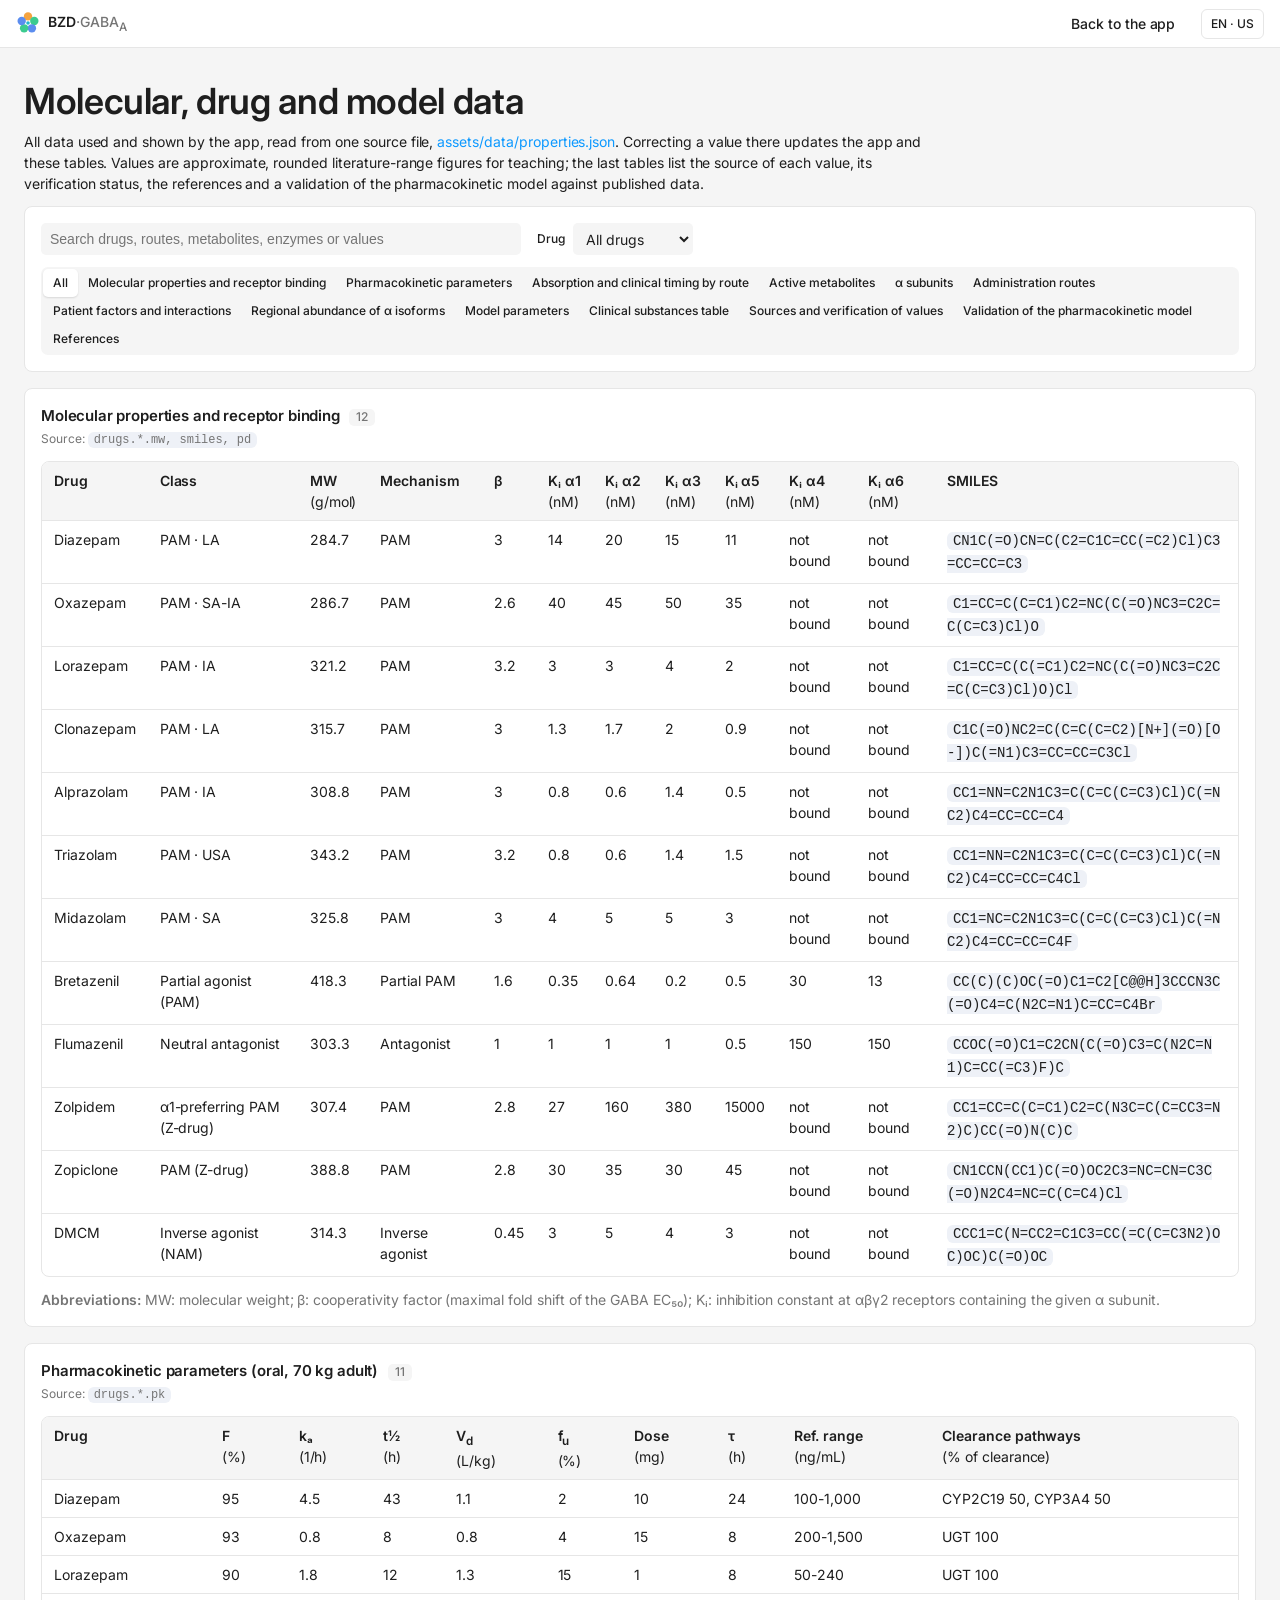
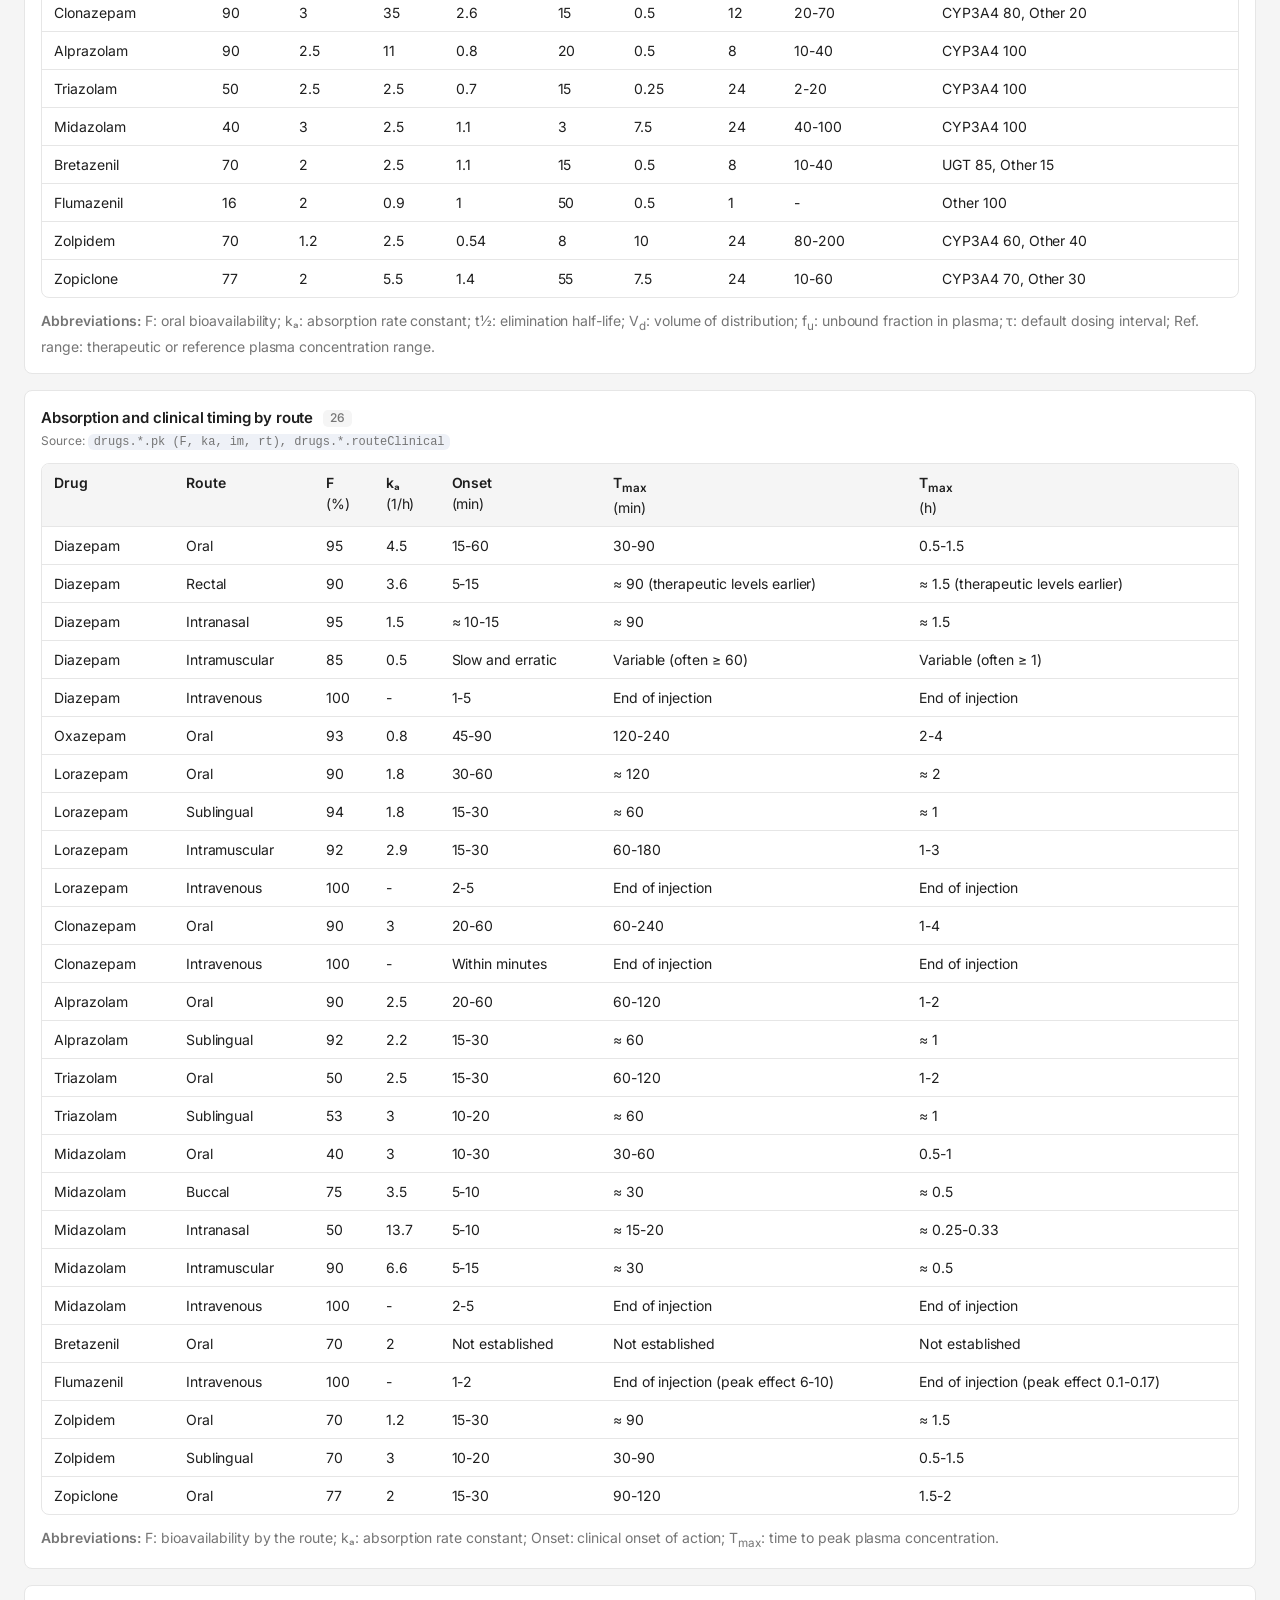
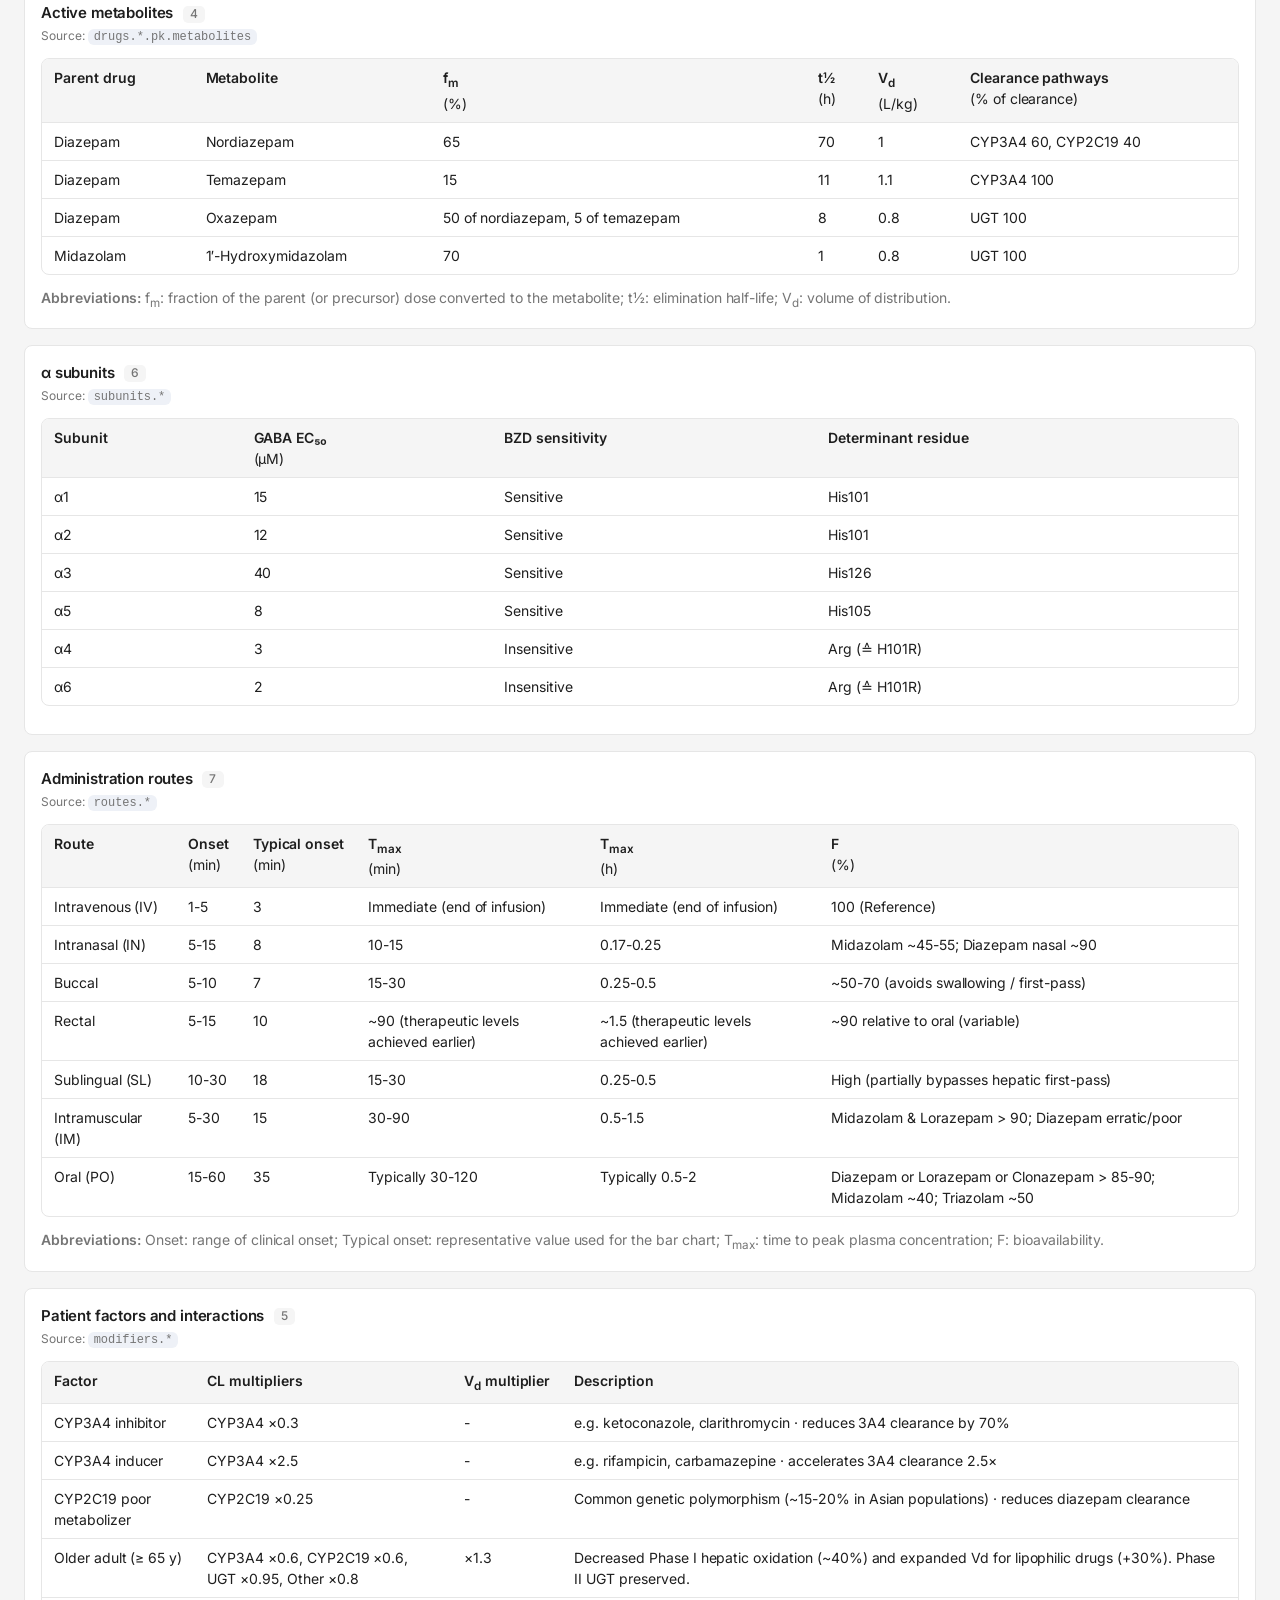
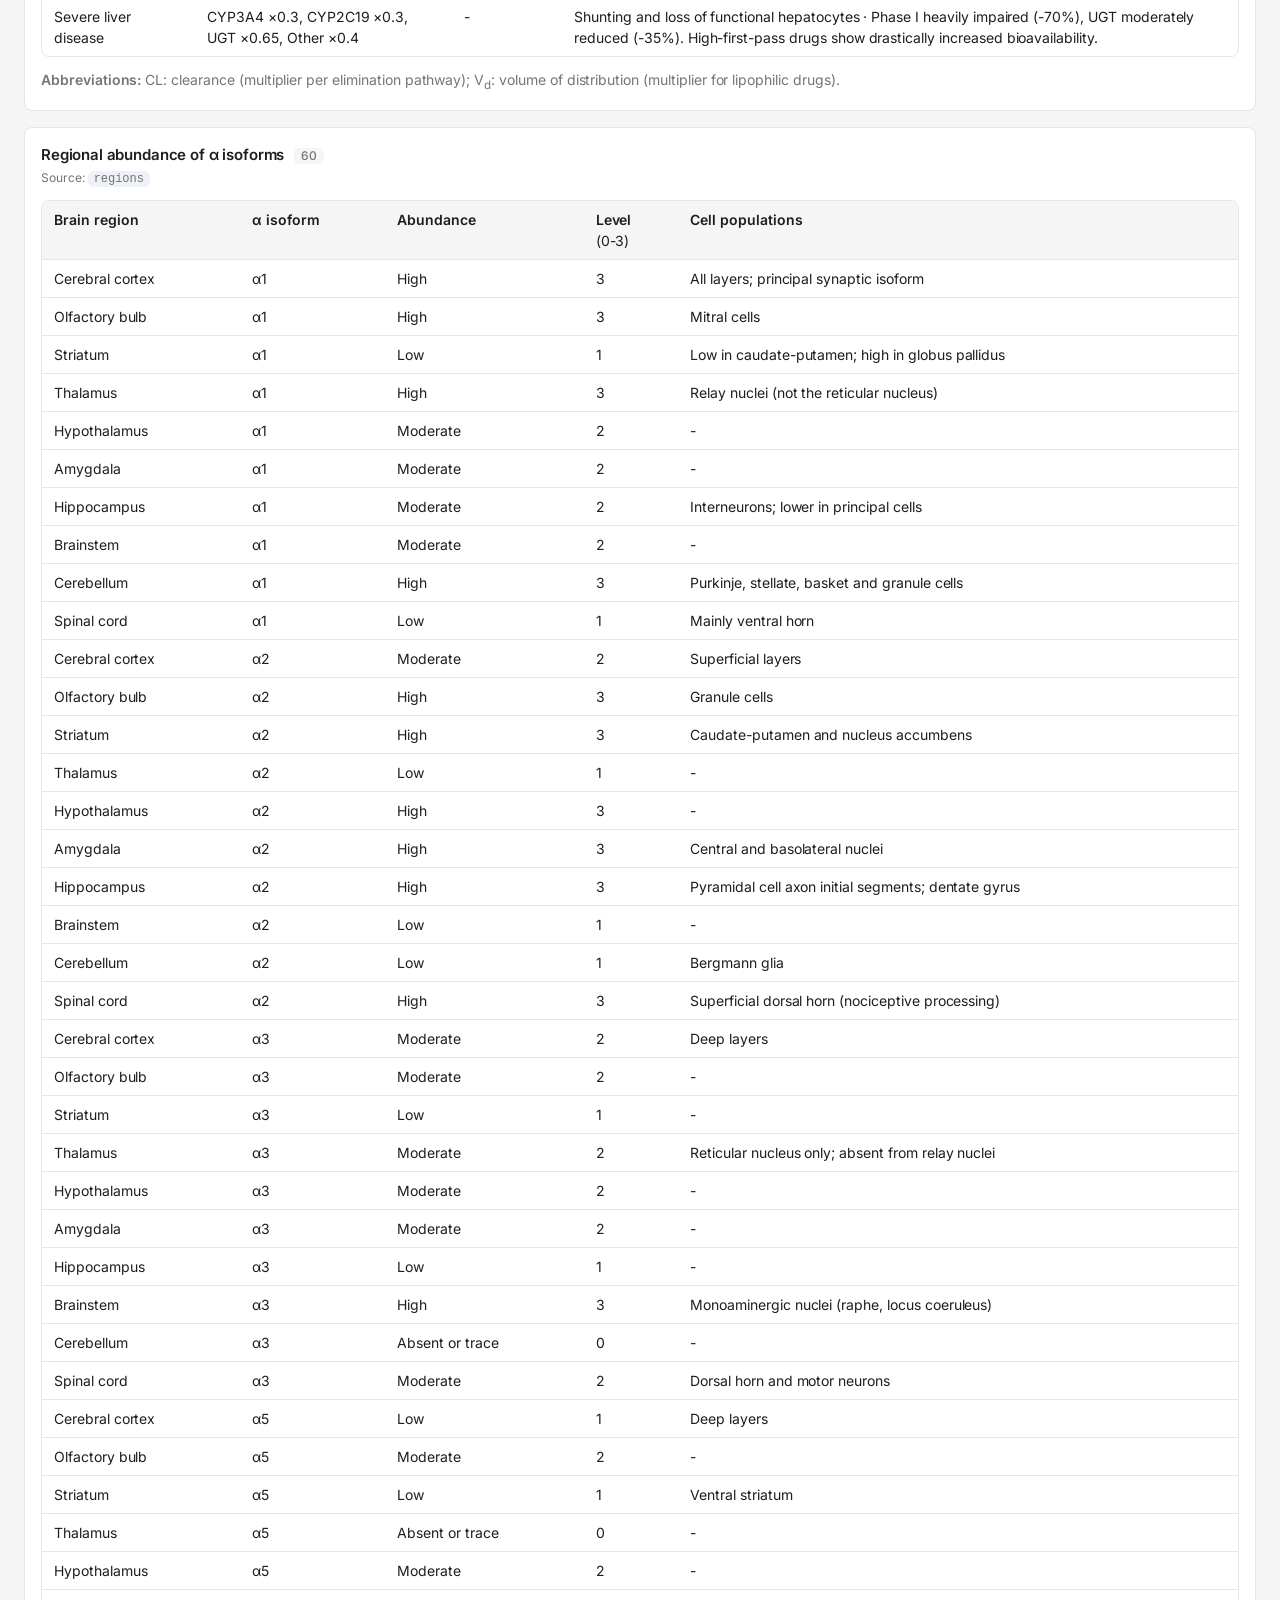
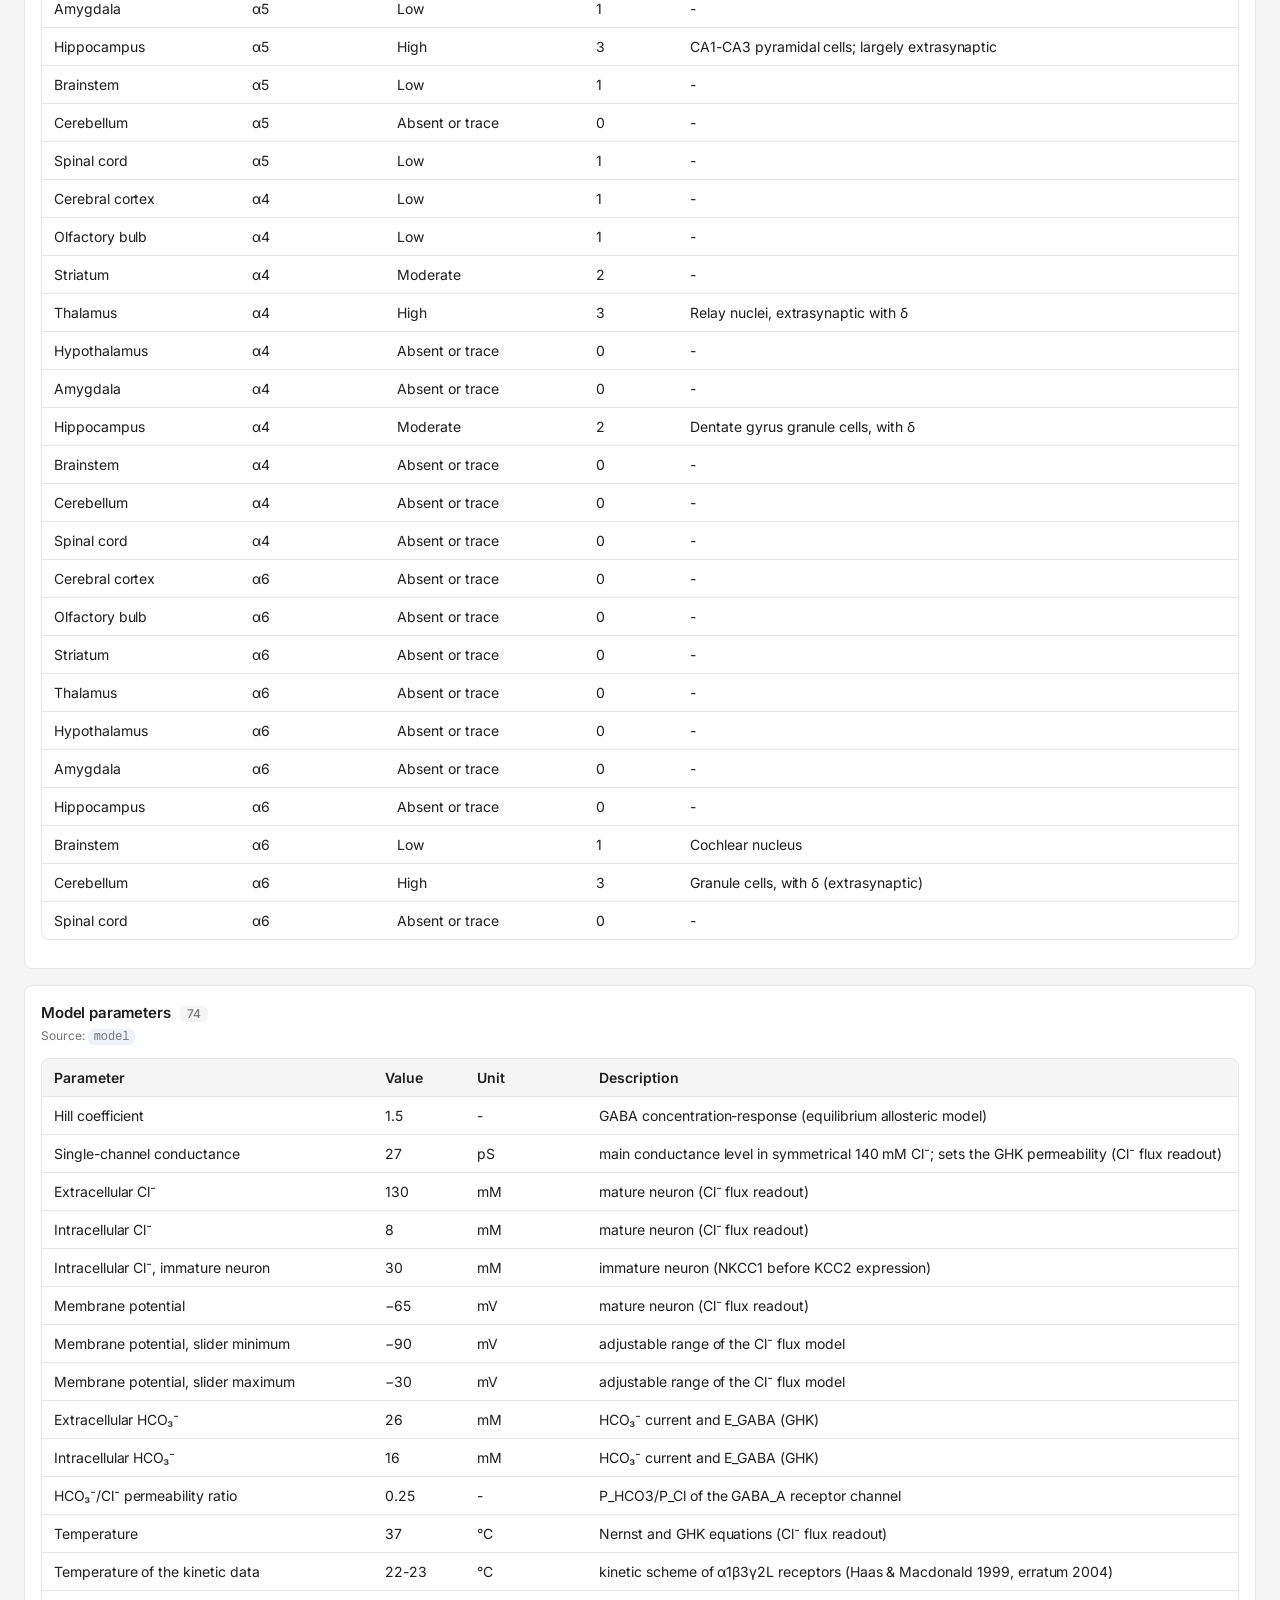
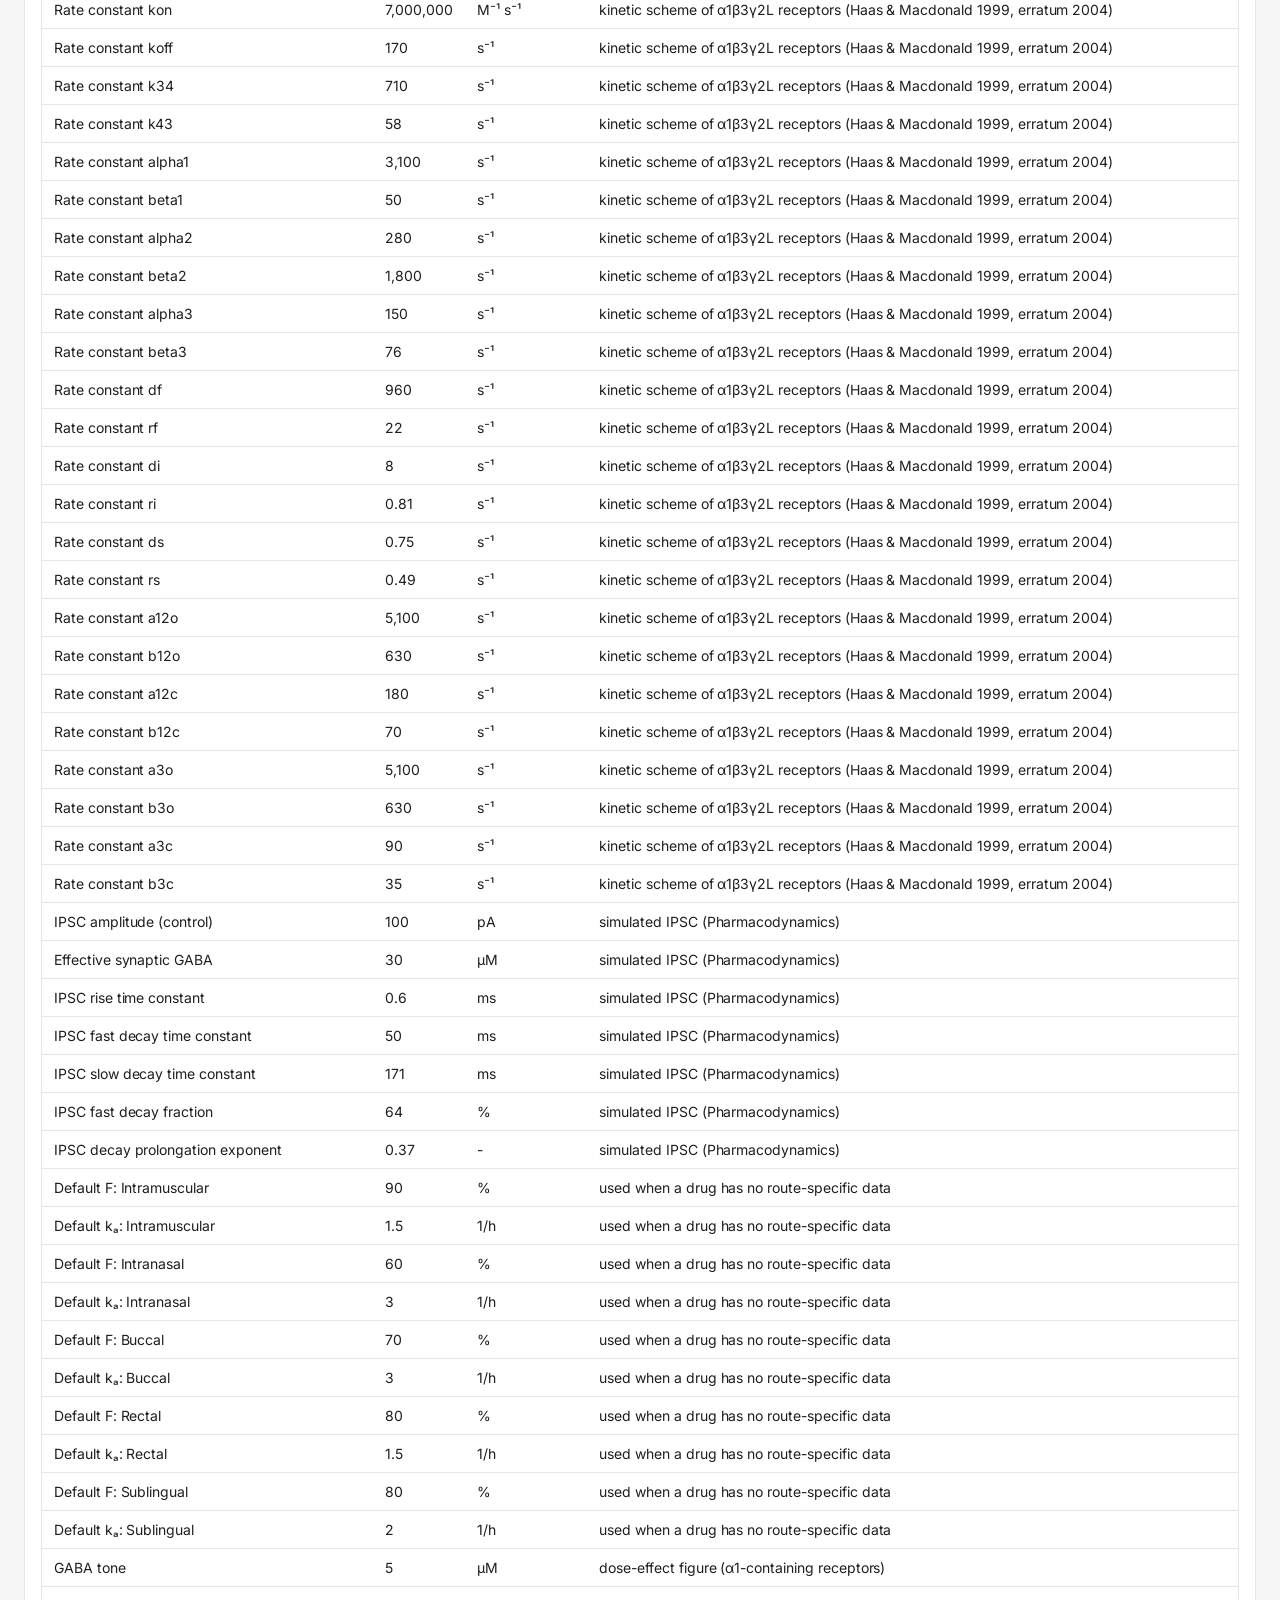
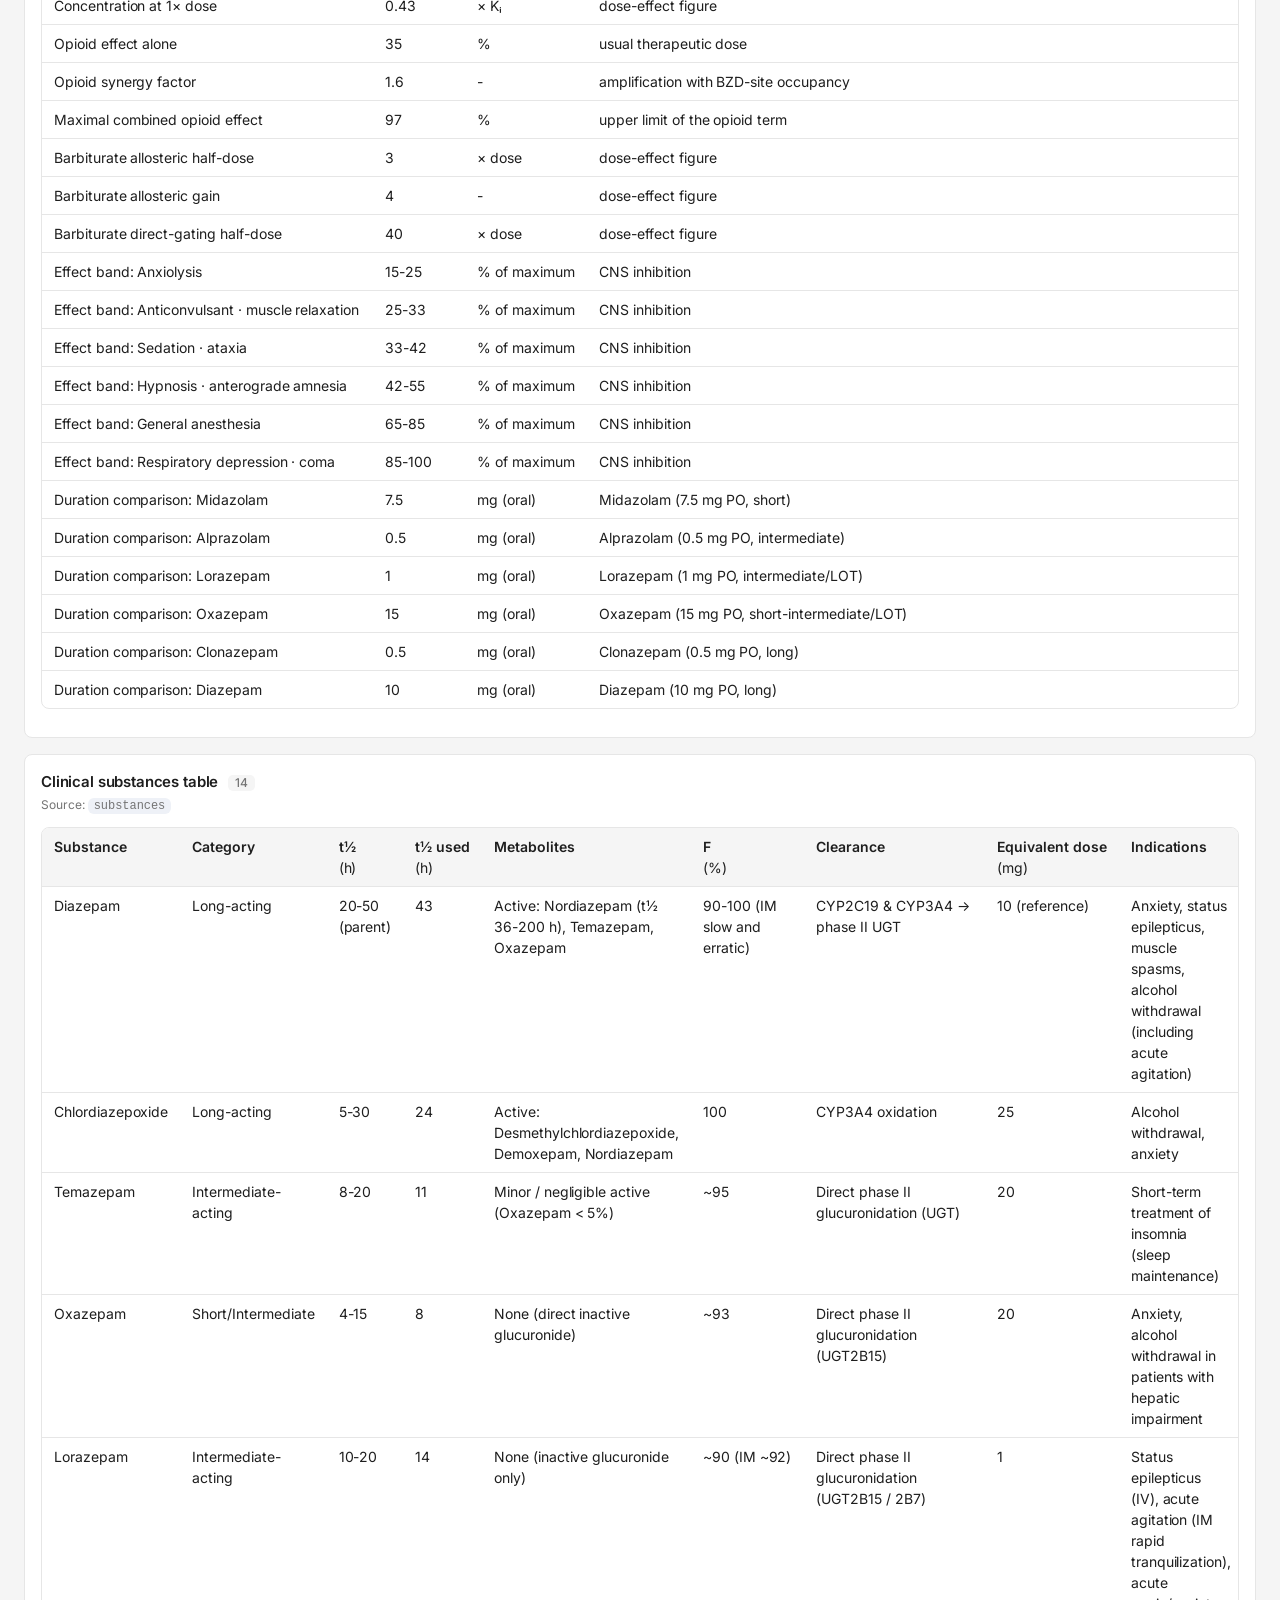
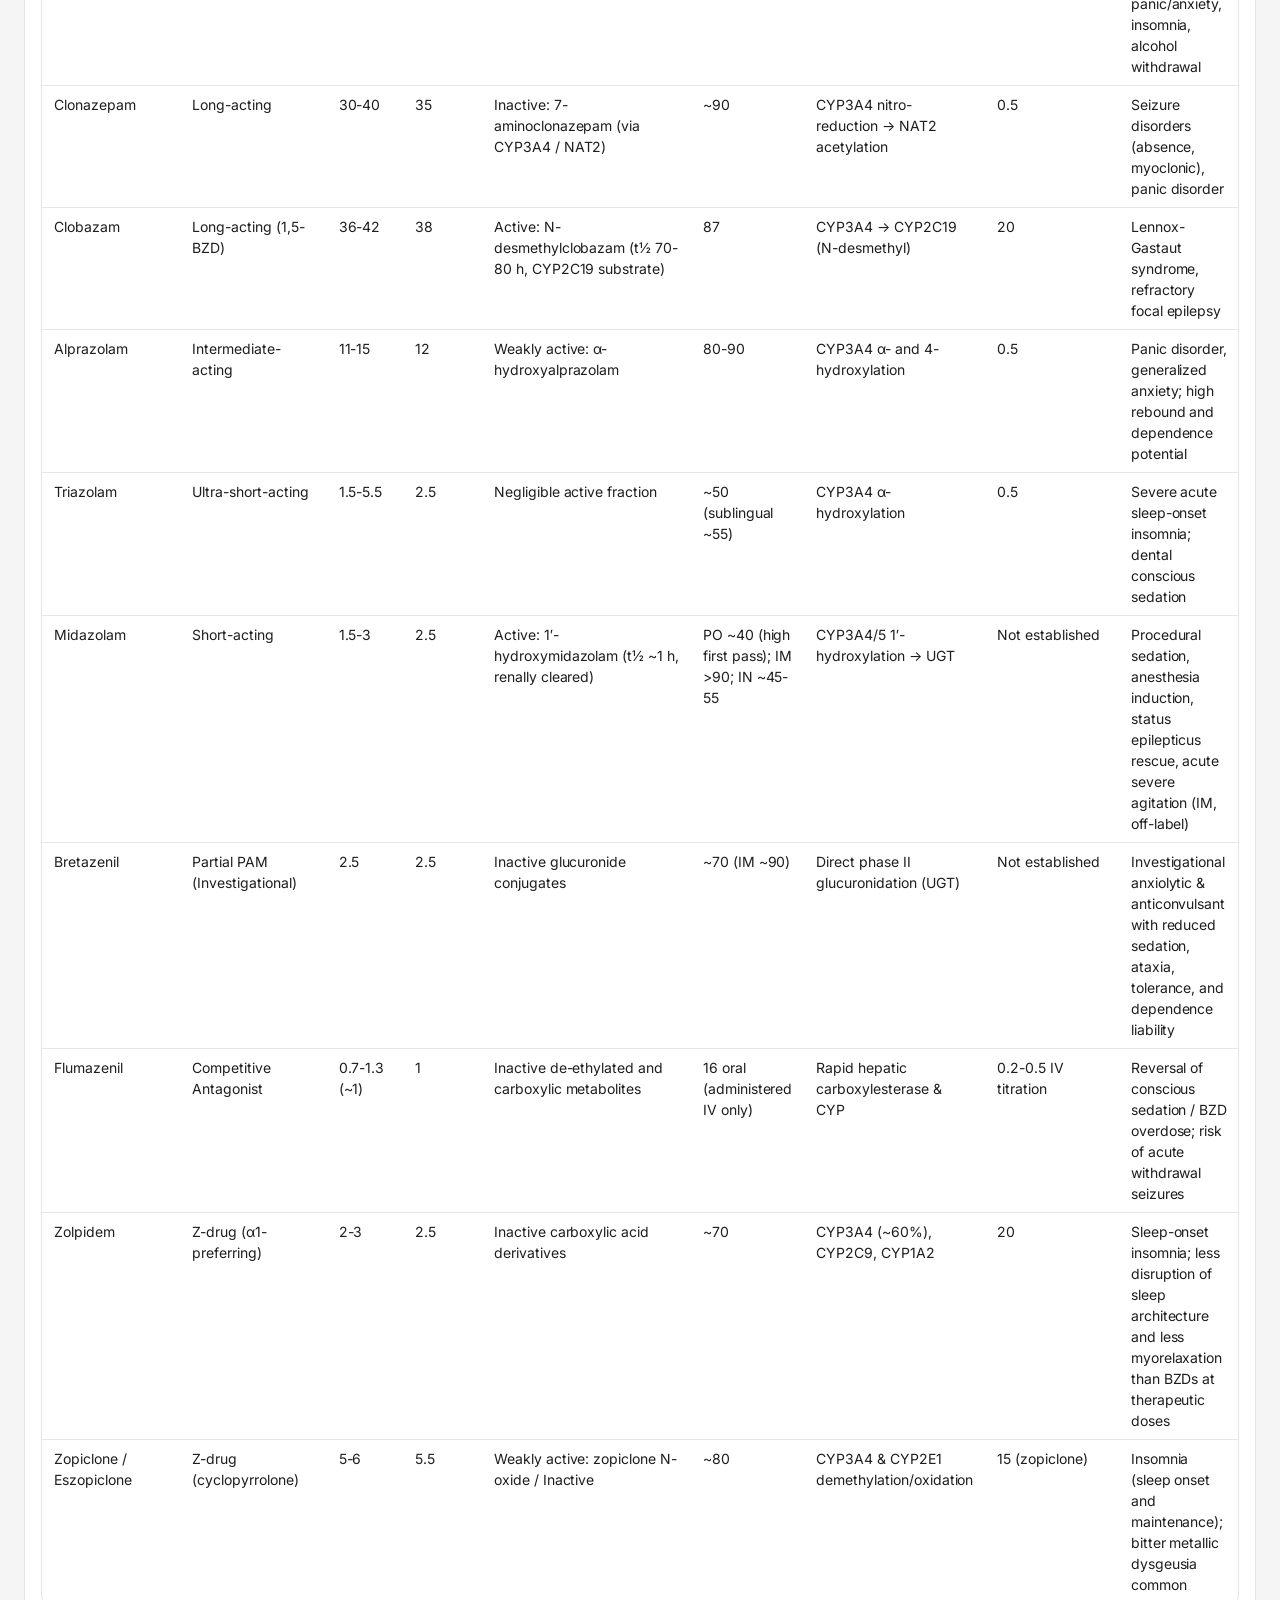
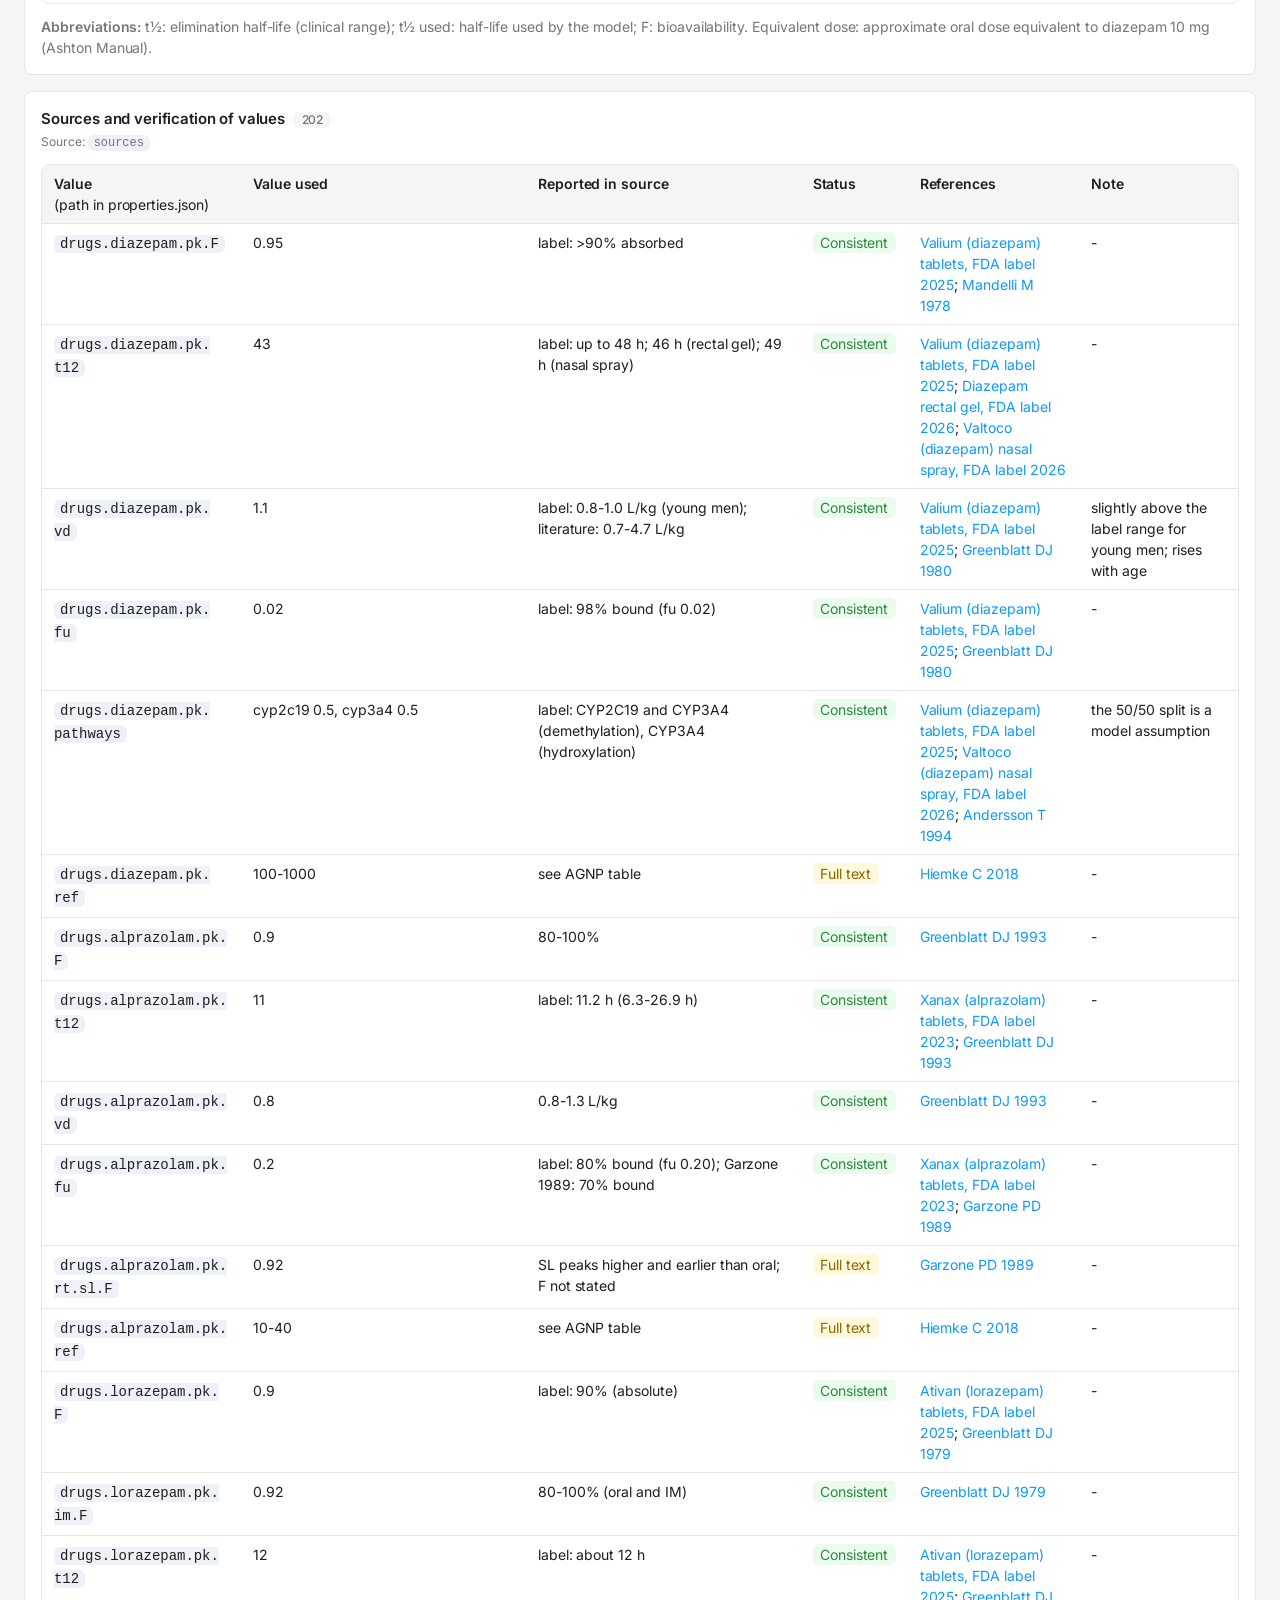
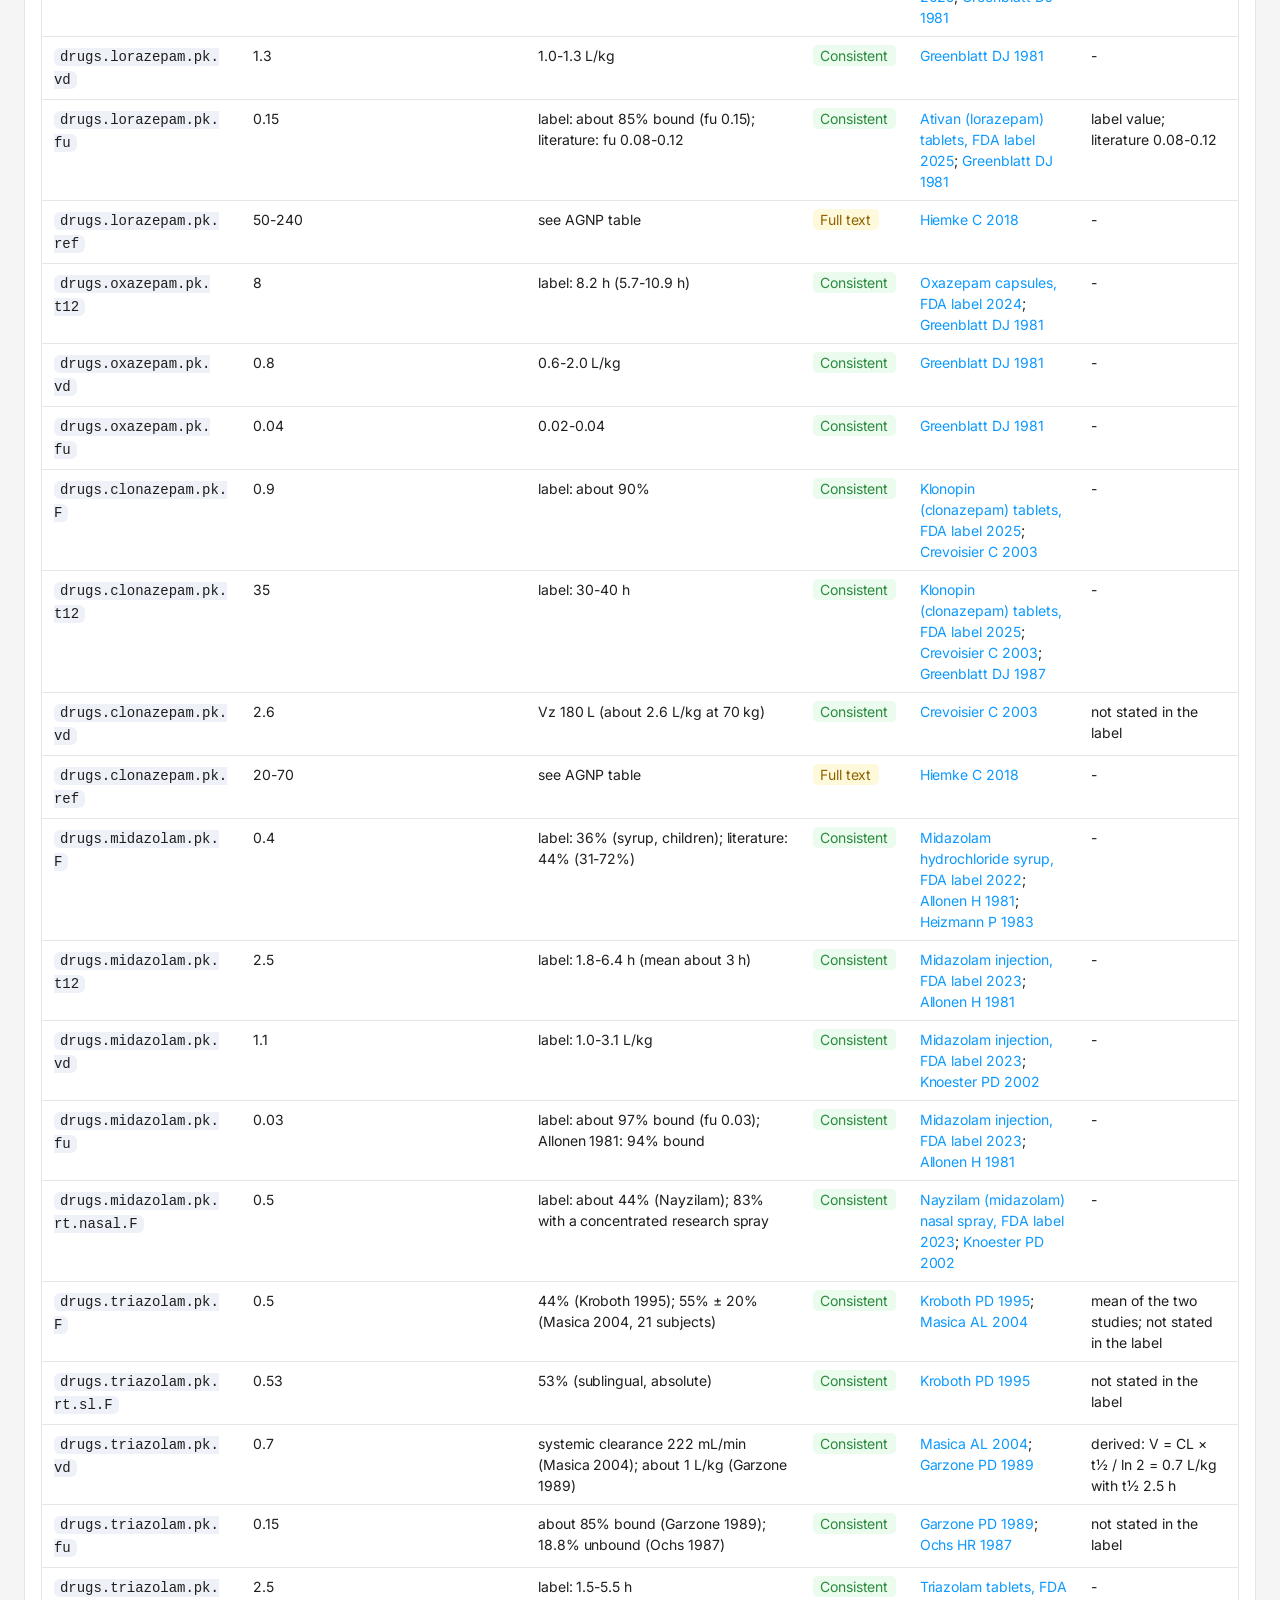
<file: properties.html>
<!DOCTYPE html>
<html lang="en" data-theme="figma">
<head>
  <meta charset="UTF-8" />
  <meta name="viewport" content="width=device-width, initial-scale=1.0" />
  <title>Data tables · Benzodiazepines &amp; the GABA-A receptor</title>
  <link rel="icon" href="assets/icons/favicon.ico" sizes="16x16 32x32 48x48 64x64" />
  <link rel="apple-touch-icon" href="assets/icons/apple-touch-icon.png" />
  <meta name="description" content="Searchable tables of the molecular and drug properties used by the benzodiazepine app." />

  <link rel="preconnect" href="https://fonts.googleapis.com" />
  <link rel="preconnect" href="https://fonts.gstatic.com" crossorigin />
  <link href="https://fonts.googleapis.com/css2?family=Inter:wght@400;500;600&display=swap" rel="stylesheet" />
  <link rel="stylesheet" href="css/styles.css" />
  <link rel="stylesheet" href="css/theme-figma.css" />
  <link rel="stylesheet" href="css/properties.css" />
</head>
<body>

<header class="topbar">
  <a class="brand" href="index.html" aria-label="BZD·GABA-A, back to the app" data-i18n-aria-label="data.homeLabel">
    <svg viewBox="0 0 40 40" class="brand-logo" aria-hidden="true">
      <g transform="translate(20 20)">
        <circle r="7" cx="0" cy="-11" fill="#F4A340"/>
        <circle r="7" cx="10.5" cy="-3.4" fill="#3CCB8F"/>
        <circle r="7" cx="6.5" cy="8.9" fill="#5B8DEF"/>
        <circle r="7" cx="-6.5" cy="8.9" fill="#3CCB8F"/>
        <circle r="7" cx="-10.5" cy="-3.4" fill="#5B8DEF"/>
        <circle r="3" fill="#22B8CF"/>
      </g>
    </svg>
    <span>BZD<span class="brand-light">·GABA<sub>A</sub></span></span>
  </a>
  <nav>
    <a href="index.html" data-i18n="data.backToApp">Back to the app</a>
  </nav>
  <div class="settings">
    <button type="button" class="settings-toggle" id="settings-toggle" aria-expanded="false" aria-controls="settings-panel" title="Language, values and units" data-i18n-title="settings.button">EN · US</button>
    <div class="settings-panel" id="settings-panel" hidden>
      <div class="settings-group">
        <span class="settings-label" data-i18n="settings.language">Language</span>
        <div class="seg" role="group" aria-label="Language" data-i18n-aria-label="settings.language">
          <button type="button" data-setting="lang" data-value="en" lang="en">English</button>
          <button type="button" data-setting="lang" data-value="sv" lang="sv">Svenska</button>
        </div>
      </div>
      <div class="settings-group">
        <span class="settings-label" data-i18n="settings.region">Values and units</span>
        <div class="seg" role="group" aria-label="Values and units" data-i18n-aria-label="settings.region">
          <button type="button" data-setting="region" data-value="us" title="US: FDA prescribing information, US brand names, ng/mL" data-i18n-title="settings.us">US</button>
          <button type="button" data-setting="region" data-value="eu" title="EU: EU product information (FASS or EMA), EU-wide product names, otherwise nationally authorized, µg/L" data-i18n-title="settings.eu">EU</button>
          <button type="button" data-setting="region" data-value="se" title="SE: EU product information as published in FASS (Sweden), Swedish product names, nmol/L" data-i18n-title="settings.se">SE</button>
        </div>
      </div>
    </div>
  </div>
</header>

<main>
  <section class="section props-head">
    <h1 data-i18n="data.title">Molecular, drug and model data</h1>
    <p data-i18n="data.intro">All data used and shown by the app, read from one source file, <a href="assets/data/properties.json">assets/data/properties.json</a>. Correcting a value there updates the app and these tables. Values are approximate, rounded literature-range figures for teaching; the last tables list the source of each value, its verification status, the references and a validation of the pharmacokinetic model against published data.</p>
  </section>

  <div class="card props-controls">
    <div class="search-box">
      <input type="search" id="props-search" placeholder="Search drugs, routes, metabolites, enzymes or values" aria-label="Search all tables"   data-i18n-aria-label="data.searchLabel"data-i18n-placeholder="data.searchPlaceholder"/>
    </div>
    <label><span data-i18n="data.drugLabel">Drug</span> <select id="props-drug"><option value="" data-i18n="data.allDrugs">All drugs</option></select></label>
    <div class="filter-pills" id="props-tables" role="group" aria-label="Tables to show" data-i18n-aria-label="data.tablesLabel"></div>
  </div>

  <div id="props-content"></div>
  <p id="props-empty" class="muted" hidden data-i18n="data.noRows">No rows match the search and filters.</p>
</main>

<footer class="footer">
  <div class="footer-meta">
    <p><span data-i18n="footer.disclaimer">For education only. Models are simplified and parameters approximate; not intended to guide clinical decisions.</span> <span class="ai-notice" data-i18n="footer.aiNotice">Developed with the assistance of generative AI (Claude, Anthropic) for code, data checks and translation; content selected, verified against the cited sources and maintained by the author.</span></p>
    <p class="copyright">© <span id="copyright-year">2026</span> <a href="https://github.com/impressio" target="_blank" rel="noopener">impressio</a><span class="sep" aria-hidden="true">·</span><a href="https://github.com/impressio/Benzodiazepines" target="_blank" rel="noopener" data-i18n="footer.sourceCode">source code</a></p>
  </div>
  <script>(() => { const y = new Date().getFullYear(); document.getElementById('copyright-year').textContent = y > 2026 ? `2026-${y}` : '2026'; })();</script>
</footer>

<script src="https://cdn.plot.ly/plotly-2.35.2.min.js" charset="utf-8" integrity="sha384-cCVCZkAjYNxaYKbM8lsArLznDF/SvMFr1jcZrvOpSTCa0W40ZAdLzHCEulnUa5i7" crossorigin="anonymous" defer></script>
<script src="js/data.js" defer></script>
<script src="js/models.js" defer></script>
<script src="js/properties.js" defer></script>
</body>
</html>
</file>
<file: css/styles.css>
:root {
  /* Typography tokens (TYPOGRAPHY.md): use only these sizes */
  --font: Inter, system-ui, -apple-system, "Segoe UI", Roboto, sans-serif;
  --font-mono: ui-monospace, "SF Mono", Menlo, monospace;
  --fs-display: clamp(1.6rem, 3vw, 2.25rem);
  --fs-h2: 20px;
  --fs-h3: 15px;
  --fs-body: 14px;
  --fs-small: 12px;
  --fs-value: 15px;
  --bg: #f5f7fb;
  --card: #ffffff;
  --ink: #1f2937;
  --muted: #6b7280;
  --line: #e5e9f2;
  --accent: #5b5bd6;

  --alpha: #5b8def;
  --beta: #3ccb8f;
  --gamma: #f4a340;
  --gaba: #e5484d;
  --bzd: #8e4ec6;
  --flu: #fa5252;
  --cl: #22b8cf;
  --lipid-head: #ffb4a2;
  --lipid-tail: #e8d5c4;

  --radius: 16px;
  --shadow: 0 1px 2px rgba(16, 24, 40, .04), 0 6px 24px rgba(16, 24, 40, .06);
}

* { box-sizing: border-box; }
html { scroll-behavior: smooth; scroll-padding-top: var(--topbar-h, 48px); } /* sections land directly under the sticky header */
body {
  margin: 0;
  font-family: var(--font);
  color: var(--ink);
  background: var(--bg);
  line-height: 1.5;
}
/* Links: never underlined; bold on hover (not the top menu or the logo) */
a { color: var(--accent); text-decoration: none; }
a:hover { font-weight: 600; }
h1, h2, h3 { line-height: 1.2; margin: 0 0 .5rem; }
h3, h4 { line-height: 1.4; }
h3 { font-size: var(--fs-h3); font-weight: 600; }
code { font-family: var(--font-mono); background: #eef1f7; padding: 1px 6px; border-radius: 6px; font-size: inherit; }
.muted { color: var(--muted); font-size: var(--fs-body); }

/* ───────── Topbar ───────── */
.topbar {
  position: sticky; top: 0; z-index: 50;
  display: flex; align-items: center; justify-content: space-between; gap: 1rem;
  padding: .6rem 1.5rem;
  background: rgba(255, 255, 255, .85);
  backdrop-filter: blur(10px);
  border-bottom: 1px solid var(--line);
}
.brand { display: flex; align-items: center; gap: .5rem; font-weight: 600; font-size: var(--fs-h3); color: var(--ink); text-decoration: none; }
.brand-light { font-weight: 500; color: var(--muted); }
.brand-logo { width: 32px; height: 32px; }
.topbar nav { display: flex; gap: .25rem; flex-wrap: wrap; }
.topbar nav a {
  text-decoration: none; color: var(--ink); font-size: var(--fs-body); font-weight: 500;
  padding: .4rem .7rem; border-radius: 999px;
}
.topbar nav a:hover { background: #eef0fb; color: var(--accent); }
.menu-toggle { display: none; }

/* ───────── Hero ───────── */
.hero {
  padding: 3.5rem 1.5rem 2.5rem;
  background:
    radial-gradient(800px 300px at 85% 0%, rgba(151, 117, 250, .18), transparent 60%),
    radial-gradient(700px 300px at 0% 100%, rgba(34, 184, 207, .16), transparent 60%);
}
.hero-text { max-width: 1232px; margin: 0 auto; }
.eyebrow { font-size: var(--fs-body); font-weight: 600; color: var(--accent); margin: 0 0 .5rem; }
.hero h1 { font-size: var(--fs-display); font-weight: 600; }
.lead { font-size: var(--fs-body); color: #374151; }

.chip { display: inline-block; padding: 0 .45rem; border-radius: 6px; font-weight: 600; font-size: inherit; color: #fff; }
.chip-a { background: var(--alpha); }
.chip-b { background: var(--beta); }
.chip-g { background: var(--gamma); }
.chip-gaba { background: var(--gaba); color: #ffffff; }

/* ───────── Sections ───────── */
main { max-width: 1280px; margin: 0 auto; padding: 0 1.5rem 1rem; }
.section { padding: 2.5rem 0 1rem; }
.section-head { display: flex; gap: 1rem; align-items: flex-start; margin-bottom: 1.25rem; }
.section-head h2 { font-size: var(--fs-h2); font-weight: 600; }
.section-head p { margin: 0; color: #4b5563; }
.step {
  flex: none; display: grid; place-items: center; width: 44px; height: 44px; border-radius: 12px;
  background: linear-gradient(135deg, #7c6cf2, #22b8cf); color: #fff; font-weight: 600;
}
.card {
  background: var(--card); border-radius: var(--radius); box-shadow: var(--shadow);
  padding: 1.1rem 1.2rem; border: 1px solid var(--line);
}

/* ───────── Controls ───────── */
.controls label, .controls-row label {
  display: flex; flex-direction: column; gap: .3rem;
  font-size: var(--fs-body); font-weight: 600; color: #374151; margin-bottom: .85rem;
}
.controls label.check, .controls-row label.check { flex-direction: row; align-items: center; flex-wrap: wrap; gap: .45rem; }
.controls label.check { flex-wrap: nowrap; }
select, input[type=number] {
  font: inherit; font-weight: 500; font-size: var(--fs-body);
  padding: .45rem .6rem; border-radius: 10px; border: 1px solid #d6dbe6; background: #fbfcfe; color: var(--ink);
}
select:focus, input:focus { outline: 2px solid rgba(91, 91, 214, .35); border-color: var(--accent); }
input[type=range] { width: 100%; accent-color: var(--accent); }
.controls-row { display: flex; flex-wrap: wrap; gap: .5rem 1.25rem; align-items: flex-end; margin-bottom: 1rem; }
.controls-row label { margin-bottom: 0; min-width: 140px; }
.controls-row label.check input[type=range] { flex-basis: 100%; }
.controls-row.mods { gap: .5rem; align-items: center; }
.controls-row.mods .mods-title { font-size: var(--fs-body); font-weight: 600; margin-right: .5rem; }
.mod-pill {
  display: inline-flex; align-items: center; gap: .4rem; cursor: pointer; user-select: none;
  padding: .4rem .75rem; border-radius: 999px; border: 1px solid #d6dbe6; font-size: var(--fs-body); font-weight: 500;
  background: #fbfcfe; transition: all .15s;
}
.mod-pill input { position: absolute; opacity: 0; pointer-events: none; width: 0; height: 0; margin: 0; }
.mod-pill.on { background: #efeafe; border-color: var(--bzd); color: #5f3dc4; }

button {
  font: inherit; font-size: var(--fs-body); font-weight: 600; cursor: pointer;
  padding: .55rem .8rem; border-radius: 10px; border: 1px solid #d6dbe6; background: #fbfcfe; color: var(--ink);
  text-align: left; transition: all .15s;
}
button:hover { background: #eef0fb; border-color: var(--accent); color: var(--accent); }

/* ───────── Mechanism ───────── */
.mech-card { display: grid; grid-template-columns: 250px minmax(0, 1fr) 250px; gap: 1.25rem; align-items: stretch; }   /* equal column heights */
.mech-controls { padding-right: 1.25rem; border-right: 1px solid var(--line); }
.legend { display: flex; flex-wrap: wrap; gap: .4rem .9rem; font-size: var(--fs-small); color: #4b5563; margin-top: .4rem; }
.legend.vertical { flex-direction: column; }
.dot { display: inline-block; width: 10px; height: 10px; border-radius: 50%; margin-right: .35rem; vertical-align: -1px; }

.readouts { display: grid; grid-template-columns: 1fr; gap: .5rem; margin-top: .25rem; }
.readout { background: #f7f8fc; border-radius: 12px; padding: .55rem .65rem; border: 1px solid var(--line); }
.readout .k { font-size: var(--fs-small); color: var(--muted); font-weight: 600;  }
.readout .v { font-size: var(--fs-value); font-weight: 600; }
.readout.full { grid-column: 1 / -1; }
.readout .v.small { font-size: var(--fs-body); font-weight: 500; line-height: 1.5; }
.bar { height: 6px; border-radius: 99px; background: #e9ecf5; margin-top: .3rem; overflow: hidden; }
.bar > i { display: block; height: 100%; background: linear-gradient(90deg, var(--cl), var(--bzd)); border-radius: 99px; transition: width .3s; }

.subinfo { font-size: var(--fs-body); }
.subinfo h4 { margin: 0 0 .25rem; font-size: var(--fs-h3); }
.subinfo p { margin: 0 0 .6rem; line-height: 1.5; } /* same paragraph spacing as the rest of the page */

/* Rotatable cryo-EM receptor (section 01) */
.rx-title { text-align: center; font-weight: 600; font-size: var(--fs-h3); margin: 0 auto .4rem; }
.mol-zoom { display: flex; align-items: center; justify-content: center; gap: .6rem; margin: .6rem auto 0; max-width: 360px; font-size: var(--fs-small); font-weight: 600; color: #495057; }
.mol-zoom input[type=range] { flex: 1; }
.mol-zoom b { min-width: 2.6rem; text-align: right; }
.rx-badge { width: max-content; margin: .5rem auto 0; padding: .3rem 1rem; border-radius: 999px; color: #fff; font-size: var(--fs-small); font-weight: 600; }
.rx-badge.pulse-open { animation: gatePulseOpen 1.2s ease-in-out infinite; }
.mol-toolbar { display: flex; flex-wrap: wrap; gap: .2rem; justify-content: center; width: fit-content; max-width: 100%; margin: .6rem auto 0; }
.mol-toolbar button { padding: .3rem .45rem; font-size: var(--fs-small); border-radius: 999px; }
.mol-wrap { position: relative; }
.mol-hint {
  position: absolute; left: 50%; bottom: .6rem; transform: translateX(-50%); margin: 0; pointer-events: none;
  font-size: var(--fs-small); color: #495057; background: rgba(255, 255, 255, .85); border: 1px solid var(--line);
  padding: .2rem .7rem; border-radius: 999px; max-width: calc(100% - 1.2rem); width: max-content; text-align: center; box-sizing: border-box;
}
.illo-info .mol-status-panel { margin-top: 0; }

.lig { transition: opacity .35s ease; }
/* ───────── Subunit cards ───────── */

/* ───────── Ligand gallery ───────── */
.ligand-gallery { display: grid; grid-template-columns: repeat(5, minmax(0, 1fr)); gap: 1rem; margin-bottom: 1rem; }
@media (max-width: 1180px) { .ligand-gallery { grid-template-columns: repeat(auto-fill, minmax(200px, 1fr)); } }
.lig-card p, .lig-card h4 { overflow-wrap: break-word; hyphens: auto; }
.lig-card { display: flex; flex-direction: column; }
.lig-card .mol-panel {
  display: flex; align-items: center; justify-content: center; height: 170px; margin: .2rem 0 .5rem; border-radius: 12px;
  background: radial-gradient(120% 90% at 30% 20%, color-mix(in srgb, var(--mol-tint) 10%, #fff), color-mix(in srgb, var(--mol-tint) 4%, #fafbfc));
  border: 1px solid color-mix(in srgb, var(--mol-tint) 14%, #eef0f4);
}
.lig-card .mol-panel img { max-width: 100%; height: auto; display: block; }
.lig-card .mol-missing { font-size: var(--fs-small); color: var(--muted); }
.lig-card h4 { margin: .3rem 0 .1rem; font-size: var(--fs-h3); }
.lig-card .role { font-size: var(--fs-small); font-weight: 600; padding: .15rem .5rem; border-radius: 99px; align-self: flex-start; margin-bottom: .35rem; }
.lig-card p { margin: .15rem 0; font-size: var(--fs-small); color: #4b5563; }

.pathways { display: flex; flex-direction: column; gap: .8rem; margin-top: .75rem; }
.pw-row { display: flex; align-items: center; flex-wrap: wrap; gap: .35rem; }
.pw-node {
  padding: .45rem .75rem; border-radius: 12px; font-size: var(--fs-body); font-weight: 600; border: 1px solid var(--line);
  background: #f7f8fc;
}
.pw-node.active { background: #efeafe; border-color: #d0bfff; color: #5f3dc4; }
.pw-node.inactive { background: #f1f3f5; color: #868e96; }
.pw-node.excreted { background: #e7f5ff; border-color: #a5d8ff; color: #1864ab; }
.pw-arrow { display: flex; flex-direction: column; align-items: center; font-size: var(--fs-small); font-weight: 600; color: var(--muted); min-width: 92px; }
.pw-arrow .line { width: 100%; height: 2px; background: #c3c9d8; position: relative; margin: 3px 0; }
.pw-arrow .line::after { content: ""; position: absolute; right: -1px; top: -4px; border-left: 8px solid #c3c9d8; border-top: 5px solid transparent; border-bottom: 5px solid transparent; }
.enz { padding: 0 .35rem; border-radius: 6px; }
.enz.cyp3a4 { background: #fff0f6; color: #c2255c; }
.enz.cyp2c19 { background: #fff4e6; color: #d9480f; }
.enz.ugt { background: #e6fcf5; color: #087f5b; }
.enz.other { background: #f1f3f5; color: #495057; }

/* ───────── Plots ───────── */
.plot-grid { display: grid; grid-template-columns: 1fr 1fr; gap: 1rem; }
.plot-card.wide { grid-column: 1 / -1; }
.plot { width: 100%; height: 390px; }
.plot.tall { height: 470px; }
.summary { font-size: var(--fs-body); color: #374151; margin-top: .4rem; }
.summary b { color: var(--ink); }

table.params { width: 100%; border-collapse: collapse; }
table.params td { padding: .4rem .3rem; border-bottom: 1px solid var(--line); }
table.params td:last-child { text-align: right; }
table.params .delta { font-weight: 600; margin-left: .3rem; }
.delta.up { color: #c92a2a; }
.delta.down { color: #1971c2; }

/* ───────── Structure ───────── */
.mol-viewer { position: relative; width: 100%; height: 500px; cursor: grab; border-radius: 12px; overflow: hidden; background: #fff; }
/* Fixed viewer height: the stage ends level with the left panel including the flumazenil readout, and does not change with it */
.mech-card .mol-viewer { height: 493px; }
.mol-loading { position: absolute; inset: 0; display: grid; place-items: center; color: var(--muted); font-size: var(--fs-body); }

/* Footer: one 820px column; collapsible lists (notes, references, sources) with a Figma-style caret, then the meta block */
.footer { font-size: var(--fs-small); color: var(--muted); padding: 1.5rem 1rem 3rem; }
.footer > details { max-width: 820px; margin: 0 auto; text-align: left; font-size: var(--fs-body); color: var(--ink); }
.footer summary { display: flex; align-items: center; gap: .5rem; padding: .4rem 0; cursor: pointer; font-weight: 600; list-style: none; }
.footer summary::-webkit-details-marker { display: none; }
.footer summary::before { content: ""; flex: none; width: 0; height: 0; border-left: 5px solid var(--muted); border-top: 4px solid transparent; border-bottom: 4px solid transparent; transition: transform .15s ease; }
.footer details[open] > summary::before { transform: rotate(90deg); }
.footer summary:hover { color: var(--accent); }
.footer summary:hover::before { border-left-color: var(--accent); }
.footer summary:focus-visible { outline: 2px solid var(--accent); outline-offset: 2px; border-radius: 4px; }
.footer details ol, .footer details ul { margin: 0; padding: .25rem 0 1rem 2rem; line-height: 1.5; }
.footer details li { margin-bottom: .5rem; padding-left: .25rem; overflow-wrap: anywhere; }
.footer details li:last-child { margin-bottom: 0; }
.footer details li::marker { color: var(--muted); font-variant-numeric: tabular-nums; }
/* Meta block: disclaimer, AI notice, copyright and links */
.footer-meta { max-width: 640px; margin: 1.5rem auto 0; text-align: center; line-height: 1.5; }
.footer-meta p { margin: 0 0 .5rem; }
.footer-meta p:not(.copyright) { text-align: justify; hyphens: auto; }   /* disclaimer and AI notice justified; copyright line stays centred */
.footer-meta .copyright { margin: .75rem 0 0; color: var(--ink); }
.footer-meta .sep { margin: 0 .4rem; color: var(--muted); }

/* ───────── Responsive ───────── */
@media (max-width: 1100px) {
  .mech-card { grid-template-columns: 250px minmax(0, 1fr); }
  .mech-card .illo-info { grid-column: 1 / -1; display: grid; grid-template-columns: 1fr 1fr; gap: .75rem; }
  .mech-card .illo-info .mol-status-panel { margin-top: 0; }
}
@media (max-width: 800px) {
  .mech-card, .mech-card .illo-info, .plot-grid { grid-template-columns: 1fr; }
  .mech-controls { padding-right: 0; border-right: 0; border-bottom: 1px solid var(--line); padding-bottom: 1rem; }
}

/* Compact menu: below the width where the section list fits beside the subtitle,
   a button in the top bar opens it as a panel below the bar */
@media (max-width: 1200px) {
  .menu-toggle {
    display: inline-flex; align-items: center; gap: .4rem; min-width: 0; height: 36px; padding: 0 .6rem;
    border: 0; border-radius: 6px; background: transparent; color: var(--ink); font: inherit; font-weight: 500;
    white-space: nowrap; cursor: pointer;
  }
  /* menu icon above the first section (turns into a cross while open) */
  .menu-icon { display: flex; flex-direction: column; justify-content: center; gap: 4px; width: 18px; height: 18px; }
  .menu-icon span { display: block; height: 2px; border-radius: 1px; background: currentColor; transition: transform .2s ease, opacity .2s ease; }
  .menu-toggle[aria-expanded="true"] .menu-icon span:nth-child(1) { transform: translateY(6px) rotate(45deg); }
  .menu-toggle[aria-expanded="true"] .menu-icon span:nth-child(2) { opacity: 0; }
  .menu-toggle[aria-expanded="true"] .menu-icon span:nth-child(3) { transform: translateY(-6px) rotate(-45deg); }
  /* current section with a chevron below it */
  .menu-toggle.has-label .menu-icon { display: none; }
  .menu-label { overflow: hidden; text-overflow: ellipsis; }
  .menu-toggle.has-label::after {
    content: ''; width: 6px; height: 6px; margin-top: -3px; flex: none;
    border-right: 1.5px solid currentColor; border-bottom: 1.5px solid currentColor; transform: rotate(45deg); transition: transform .2s ease, margin .2s ease;
  }
  .menu-toggle.has-label[aria-expanded="true"]::after { transform: rotate(-135deg); margin-top: 3px; }
  .topbar #site-nav {
    display: none; position: absolute; top: 100%; left: 0; right: 0; flex-direction: column; gap: 2px;
    padding: .5rem; background: #fff; border-bottom: 1px solid var(--line); box-shadow: 0 8px 18px rgba(0, 0, 0, .08);
  }
  .topbar #site-nav.open { display: flex; }
  .topbar #site-nav a { padding: .65rem .75rem; }
  .brand { min-width: 0; }
}

/* ───────── Web Tables (Substances & Routes) ───────── */
.table-responsive { width: 100%; overflow-x: auto; margin: .75rem 0; border-radius: 10px; border: 1px solid var(--line); }
.web-table { width: 100%; border-collapse: collapse; text-align: left; }
.web-table th { vertical-align: top; background: #f8f9fc; padding: .65rem .75rem; font-weight: 600; color: #4b5563; border-bottom: 2px solid var(--line); white-space: nowrap; }
.web-table td { padding: .65rem .75rem; border-bottom: 1px solid var(--line); vertical-align: middle; }
.web-table tbody tr { cursor: pointer; transition: background .15s ease; }
.web-table tbody tr:hover { background: #f8fafd; }
.web-table tbody tr.selected { background: #eef2ff !important; font-weight: 600; }
.web-table tbody tr.row-lot { background: #f6fcf8; }
.web-table tbody tr.row-lot:hover { background: #eaf8ee; }
.web-table tbody tr.row-lot.selected { background: #e0f2e9 !important; }

.table-toolbar { display: flex; flex-wrap: wrap; gap: .75rem; justify-content: space-between; align-items: center; margin-bottom: .75rem; }
.search-box { flex: 0 1 480px; min-width: 0; max-width: 100%; }
.search-box input { width: 100%; max-width: 100%; padding: .55rem .85rem; border-radius: 999px; border: 1px solid #d1d5db; font-size: var(--fs-body); outline: none; }
.search-box input:focus { border-color: var(--accent); box-shadow: 0 0 0 3px rgba(79, 70, 229, 0.1); }

.filter-pills { display: flex; flex-wrap: wrap; gap: .4rem; }
.pill { font-size: var(--fs-small); font-weight: 600; padding: .35rem .7rem; border-radius: 999px; border: 1px solid #d1d5db; background: #ffffff; cursor: pointer; color: #4b5563; transition: all .15s; }
.pill:hover { border-color: var(--accent); color: var(--accent); }
.pill.active { background: var(--accent); border-color: var(--accent); color: #ffffff; }

.badge-cat { display: inline-block; padding: .2rem .55rem; border-radius: 999px; font-size: var(--fs-small); font-weight: 600; color: #ffffff; white-space: nowrap; }
.tag-lot { display: inline-block; background: #e6fcf5; color: #087f5b; border: 1px solid #63e6be; font-size: var(--fs-small); font-weight: 600; padding: .1rem .4rem; border-radius: 4px; margin-left: .35rem; }
.tag-active-met { color: #d9480f; }
.table-footer-note { font-size: var(--fs-small); color: var(--muted); margin-top: .4rem; }

/* ───────── Administration Routes ───────── */
.routes-overview { display: grid; grid-template-columns: minmax(0, 1fr) minmax(0, 1fr); gap: 1rem; margin-bottom: 1rem; }
.routes-visualizer { display: flex; flex-direction: column; }
.route-bars { display: flex; flex-direction: column; gap: .55rem; margin-top: .6rem; }
.route-bar-row { cursor: pointer; padding: .45rem .6rem; border-radius: 8px; border: 1px solid transparent; transition: all .15s; }
.route-bar-row:hover { background: #f8f9fa; border-color: var(--line); }
.route-bar-row.selected { background: #eef2ff; border-color: var(--accent); }
.route-bar-label { display: flex; justify-content: space-between; align-items: center; margin-bottom: .25rem; font-size: var(--fs-body); }
.route-bar-tag { font-size: var(--fs-small); font-weight: 600; color: #ffffff; padding: .15rem .45rem; border-radius: 999px; }
.route-bar-track { height: 7px; background: #e5e7eb; border-radius: 999px; overflow: hidden; }
.route-bar-fill { height: 100%; border-radius: 999px; transition: width .3s ease; }

.route-detail-card { min-height: 280px; }
/* Body copy in the route detail card matches the card text used elsewhere */
.route-detail-card p, .route-detail-card > div:not(.route-detail-head):not(.readouts):not(.route-drug-chips) { font-size: var(--fs-body); line-height: 1.5; }
.route-detail-head { display: flex; justify-content: space-between; align-items: center; border-bottom: 1px solid var(--line); padding-bottom: .45rem; margin-bottom: .4rem; }


@media (max-width: 900px) {
  .routes-overview { grid-template-columns: 1fr; }
}

/* ───────── Synchronized Drug Selection Highlight ───────── */
.lig-card { transition: all .2s ease; }
.lig-card.selected-drug {
  border-color: var(--accent) !important;
  box-shadow: 0 0 0 2px var(--accent);
  background: #fdfefe;
}
#substances-tbody tr.selected-drug {
  background: #eef2ff !important;
  border-left: 3px solid var(--accent);
}

/* Subunit effects panel in Section 4 */
.subunits-effects-grid {
  display: grid;
  grid-template-columns: repeat(3, minmax(0, 1fr));
  gap: 1rem;
}
/* Regional distribution map */
.dist-card { margin-top: 1rem; }
.dist-card h3 { margin-top: 0; }
.dist-grid { display: grid; grid-template-columns: minmax(0, 1.2fr) minmax(0, 1fr); gap: 1.5rem; align-items: start; }
/* Brain stage: same layout as the receptor viewer (title, stage, hint, badge, zoom, toolbar, legend) */
.dist-stage { min-width: 0; }
.brain-viewer { height: 477px; cursor: default; }   /* stage height equals the region list for α1; fixed for all isoforms */
.brain-layer { position: absolute; inset: 0; }
.brain-layer[hidden], #dist-2d[hidden] { display: none; } /* the id rule below would otherwise override [hidden] */
#dist-3d canvas { display: block; cursor: grab; }
#dist-3d canvas:active { cursor: grabbing; }
#dist-2d { width: 100%; height: 100%; display: block; cursor: crosshair; }
.dist-stage .mol-toolbar button:disabled { opacity: .4; cursor: default; }
.brain3d-tip { position: absolute; z-index: 3; display: none; pointer-events: none; max-width: 240px; background: rgba(255, 255, 255, .96); border: 1px solid var(--line); border-radius: 6px; padding: .35rem .5rem; font-size: var(--fs-small); line-height: 1.5; box-shadow: 0 2px 8px rgba(0, 0, 0, .08); }
.brain3d-tip span { color: var(--muted); }
.dist-pills { display: flex; flex-wrap: wrap; gap: .4rem; margin-bottom: .75rem; }
.dist-title { font-size: var(--fs-body); line-height: 1.5; margin-bottom: .6rem; }
.dist-list { list-style: none; margin: 0; padding: 0; font-size: var(--fs-body); line-height: 1.5; display: grid; gap: .35rem; }
.dist-list li { display: flex; flex-wrap: wrap; align-items: baseline; gap: .1rem .45rem; padding: .4rem .6rem; border: 1px solid #e6e6e6; border-radius: 6px; background: #fff; }
.dist-list li.absent { color: var(--muted); }
.dist-list li { cursor: pointer; transition: border-color .15s ease, box-shadow .15s ease; }
.dist-list li:hover { border-color: #cfd4da; }
.dist-list li.selected { border-color: var(--accent); box-shadow: inset 0 0 0 1px var(--accent); }
.dist-swatch { width: 12px; height: 12px; border-radius: 50%; flex: none; align-self: center; box-shadow: inset 0 0 0 1px rgba(0, 0, 0, .12); }
.dist-level { margin-left: auto; font-size: var(--fs-small); color: var(--muted); white-space: nowrap; }
.dist-note { flex-basis: 100%; padding-left: calc(12px + .45rem); color: var(--muted); font-size: var(--fs-small); }
@media (max-width: 900px) { .dist-grid { grid-template-columns: 1fr; } .brain-viewer { height: 380px; } }
@media (max-width: 560px) { .brain-viewer { height: 320px; } }
@media (max-width: 1000px) { .subunits-effects-grid { grid-template-columns: repeat(2, minmax(0, 1fr)); } }
@media (max-width: 640px) { .subunits-effects-grid { grid-template-columns: 1fr; } }
.sub-effect-card {
  border: 1px solid var(--line);
  border-radius: 12px;
  padding: 1rem;
  background: #fdfdfe;
  transition: all 0.2s ease;
  position: relative;
  overflow: hidden;
}
.sub-effect-card.active-isoform {
  border-color: var(--accent);
  box-shadow: 0 0 0 2px rgba(91, 91, 214, 0.2);
}
.sub-effect-card.insensitive {
  background: #f8f9fa;
  opacity: 0.85;
}
.sub-effect-header {
  display: flex;
  justify-content: space-between;
  align-items: center;
  flex-wrap: wrap;
  gap: 0.4rem 0.6rem;
  margin-bottom: 0.5rem;
}
.sub-effect-title { display: flex; align-items: center; gap: 0.5rem; white-space: nowrap; }
.sub-effect-status {
  display: inline-block;
  margin-left: auto;
  font-size: var(--fs-small);
  font-weight: 600;
  line-height: 1.3;
  padding: 0.2rem 0.65rem;
  border-radius: 999px;
  white-space: nowrap;
}
.sub-effect-badge {
  font-weight: 600;
  font-size: var(--fs-body);
  padding: 0.2rem 0.6rem;
  border-radius: 6px;
  color: #fff;
}
.sub-occ-wrapper {
  margin: 0.75rem 0 0.5rem;
}
.sub-occ-bar-bg {
  width: 100%;
  height: 8px;
  background: #e9ecef;
  border-radius: 4px;
  overflow: hidden;
  margin-top: 0.25rem;
}
.sub-occ-bar-fill {
  height: 100%;
  border-radius: 4px;
  transition: width 0.35s ease, background-color 0.35s ease;
}

@keyframes gatePulseOpen {
  0%, 100% {
    transform: scale(1);
  }
  50% {
    transform: scale(1.08);
  }
}

/* Routes: availability & cross-section selection */
.route-bar-row.unavailable, .web-table tbody tr.unavailable { opacity: .42; }
.route-bar-row.unavailable:hover, .web-table tbody tr.unavailable:hover { opacity: .75; }
.route-notice {
  background: #fff9db; border: 1px solid #ffe066; border-left: 3px solid #f08c00;
  border-radius: 8px; padding: .5rem .75rem; font-size: var(--fs-body); margin: .4rem 0 .7rem;
}
.route-drug-chips { display: flex; flex-wrap: wrap; gap: .35rem; margin-bottom: .75rem; }
.route-drug-chip {
  border: 1px solid var(--chip); color: var(--chip); background: #fff; border-radius: 999px;
  padding: .15rem .65rem; font-size: var(--fs-small); font-weight: 600; cursor: pointer; font-family: inherit;
}
.route-drug-chip:hover { background: color-mix(in srgb, var(--chip) 12%, #fff); }
.route-drug-chip.active { background: var(--chip); color: #fff; }

/* 3D Structure status panel */
.mol-status-panel {
  font-size: var(--fs-body);
  line-height: 1.5;
}
.mol-status-head {
  display: flex;
  justify-content: space-between;
  align-items: center;
  flex-wrap: wrap;
  gap: 0.5rem;
  margin-bottom: 0.9rem;
}
.mol-status-pill {
  font-size: var(--fs-small);
  font-weight: 600;
  padding: 0.2rem 0.6rem;
  border-radius: 999px;
  color: #fff;
}
.mol-status-metrics {
  display: grid;
  grid-template-columns: minmax(0, 1fr); /* each metric full width, also on mobile */
  gap: 0.4rem 0.8rem;
  margin-bottom: 0.45rem;
}
.mol-status-m {
  background: #f8f9fa;
  border-radius: 6px;
  padding: 0.3rem 0.55rem;
}
.mol-status-m span { font-size: var(--fs-small); color: var(--muted); display: block; }
.mol-status-m b { font-size: var(--fs-body); color: var(--ink); }
.mol-status-m.full { grid-column: 1 / -1; }
.mol-status-m small { display: block; font-size: var(--fs-small); color: var(--muted); margin-top: .1rem; }

/* Section 02: α panel, other subunits, dose/ceiling card */
#pd-subunits-panel { margin-bottom: 1.25rem; }
.panel-head { display: flex; justify-content: space-between; align-items: flex-start; flex-wrap: wrap; gap: .5rem 1rem; margin-bottom: 1rem; padding-bottom: .75rem; border-bottom: 1px solid var(--line); }
.panel-head h3 { margin: 0; }
.panel-head p { margin: .2rem 0 0; font-size: var(--fs-body); }
#pd-occ-summary-badge { margin-left: 0; font-size: var(--fs-small); padding: .3rem .8rem; background: var(--accent); color: #fff; }
.dose-grid { margin-top: 1.25rem; align-items: start; } /* two equal cards (plot-grid), like the other sections */
.dose-grid .plot { height: 420px; }
.dose-warn-card, [data-theme="figma"] .card.dose-warn-card,
.bw-card.has-warning, [data-theme="figma"] .card.bw-card.has-warning { margin-top: 1rem; border: 1.5px solid #e03131; background: #fff5f5; } /* red frame and pale red background (overrides the theme card); also the FDA boxed warning */
.dose-warn-card h3, .bw-card.has-warning .bw-title { margin-top: 0; color: #c92a2a; }
.dose-text p { margin: 0 0 .6rem; line-height: 1.5; }
.dose-text .dose-model-note { font-style: italic; color: var(--muted); margin-bottom: 0; }
.dose-text .warn {
  background: #fff5f5; border: 1px solid #ffc9c9; border-left: 4px solid #e03131;
  padding: .75rem .9rem; border-radius: 10px; margin: 0;
}
.dose-text .warn > b:first-child { display: block; margin-bottom: .3rem; color: #c92a2a; }

/* Abbreviations */
.abbr-note { font-size: var(--fs-small); font-weight: 500; color: var(--muted); line-height: 1.5; }
.abbr-legend .abbr-item { white-space: normal; }
abbr.badge-cat { text-decoration: none; cursor: help; }
.cat-extra { display: block; margin-top: .15rem; }

/* PK: keep the input row on a single line */
.controls-row.single-line { flex-wrap: nowrap; align-items: flex-end; overflow-x: auto; }
.controls-row.single-line label { flex: 1 1 0; min-width: 84px; }
.controls-row.single-line label.wide { flex: 2.2 1 0; min-width: 190px; }
.controls-row.single-line select, .controls-row.single-line input { width: 100%; box-sizing: border-box; height: 2.35rem; }
/* Narrow screens: the single-line control rows wrap into a grid instead of scrolling sideways */
@media (max-width: 900px) {
  .controls-row.single-line { display: grid; grid-template-columns: repeat(3, minmax(0, 1fr)); overflow: visible; gap: .6rem .75rem; }
  .controls-row.single-line label, .controls-row.single-line label.wide { min-width: 0; }
  .controls-row.single-line label.wide { grid-column: span 2; }
}
@media (max-width: 560px) {
  .controls-row.single-line { grid-template-columns: repeat(2, minmax(0, 1fr)); }
  .controls-row.single-line label.wide { grid-column: 1 / -1; }
}
@media (max-width: 640px) { .mol-viewer, .mech-card .mol-viewer { height: 360px; } }

/* Plot header with actions (PK plot E) */
.plot-head { display: flex; justify-content: space-between; align-items: center; flex-wrap: wrap; gap: .5rem; }
.plot-head h3 { margin: 0; }
.plot-actions { display: flex; gap: .4rem; }
.plot-actions button { padding: .3rem .7rem; font-size: var(--fs-small); border-radius: 999px; }

.sub-facts { font-size: var(--fs-small); color: #495057; margin: .3rem 0; line-height: 1.5; }
.sub-effects { margin-top: .5rem; font-size: var(--fs-body); line-height: 1.5; color: #212529; }
.sub-loc { margin-top: .4rem; font-size: var(--fs-small); color: #868e96; }

/* Section 01 dosing row */
.dose-row { display: grid; grid-template-columns: 1.3fr 1fr 1fr; gap: .45rem; }
.dose-row label { margin-bottom: .3rem; min-width: 0; }
.dose-row input { width: 100%; box-sizing: border-box; }
.mech-controls .dose-row { margin-bottom: .6rem; }   /* space before the concentration slider (the dose note moved to the intro) */
.panel-head-compact { justify-content: flex-end; margin-bottom: .75rem; padding-bottom: 0; border-bottom: 0; }

/* Receptor kinetics card below the receptor viewer: Cl⁻ flux frame (left) and kinetics plot (right) */
.kin-card { margin-top: 1.25rem; display: grid; grid-template-columns: 250px minmax(0, 1fr); gap: 1.25rem; }
.kin-side { padding-right: 1.25rem; border-right: 1px solid var(--line); }
.kin-side h3, .kin-main h3 { margin-top: 0; }
.kin-main { min-width: 0; }
.kin-main .plot { height: 341px; }   /* fixed: right frame at least as tall as the Cl⁻ flux frame with an immature neuron (English and Swedish), so the card keeps its size when the neuron type changes */
@media (max-width: 800px) { .kin-card { grid-template-columns: 1fr; } .kin-side { padding-right: 0; border-right: 0; border-bottom: 1px solid var(--line); padding-bottom: 1rem; } }

/* Biotransformation card: separate from the plot grid above */
.pk-metabolism { margin-top: 1rem; }

/* Route detail metrics: value set at the same size as its label */
.readout.route-metric .v { font-size: var(--fs-small); line-height: 1.4; }

/* All tables: one font, one size, no grey or code-box styling in cells */
.web-table, table.params { font-family: inherit; font-size: var(--fs-body); color: var(--ink); }
.web-table th, .web-table td, table.params td { font-size: inherit; font-family: inherit; }
.web-table td *:not(.badge-cat):not(.tag-lot):not(sub):not(sup),
table.params td *:not(sub):not(sup) { font-size: inherit; font-family: inherit; }
.web-table td .muted, table.params td .muted { color: inherit; }
.web-table td code, table.params td code { background: none; padding: 0; border-radius: 0; font: inherit; }
/* Table text in regular weight; only column titles (th) and row titles (first column) are semibold */
.web-table td, .web-table td *:not(.badge-cat):not(.tag-lot), table.params td, table.params td *, .props-table td, .props-table td * { font-weight: 400; }
.web-table tbody td:first-child b:not(.badge-cat):not(.tag-lot), table.params tbody td:first-child, table.params td:first-child:not(.x), .props-table tbody td:first-child b:not(.x):not(.y) { font-weight: 600; }   /* row titles; :not() raises specificity above the rule above */

/* 3D toolbar: one line wherever it fits; wrap only on phones */
.mol-toolbar button { white-space: nowrap; }
@media (min-width: 641px) { .mol-toolbar { flex-wrap: nowrap; } }


/* Section 1 legend centred under the viewer */
.illo-stage .legend { justify-content: center; }

/* Pharmacodynamics controls: four equal columns */
.controls-row.pd-controls { display: grid; grid-template-columns: repeat(4, minmax(0, 1fr)); gap: .75rem 1.25rem; align-items: end; }
.controls-row.pd-controls label { min-width: 0; }
.controls-row.pd-controls select { width: 100%; }
@media (max-width: 800px) { .controls-row.pd-controls { grid-template-columns: repeat(2, minmax(0, 1fr)); } }
@media (max-width: 480px) { .controls-row.pd-controls { grid-template-columns: 1fr; } }

/* FDA box: separate the two warnings and the practice note */

/* Route card: drug and route the bioavailability value refers to */
.route-metric-note { font-size: var(--fs-small); color: var(--muted); margin-top: .15rem; }

/* Route card: speed category shown as a chip above the formulation chips */
.route-speed { display: flex; align-items: center; flex-wrap: wrap; gap: .45rem; margin: 0 0 .65rem; }
.route-speed-chip { display: inline-block; background: var(--chip); color: #fff; border: 1px solid var(--chip); border-radius: 999px; padding: .15rem .65rem; font-size: var(--fs-small); font-weight: 600; }

/* LaTeX equations (KaTeX), set in the page font (Inter) rather than KaTeX's Computer Modern */
.tex .katex { font-family: inherit; font-size: 1em; }
.tex:not(.tex-display) { white-space: nowrap; } /* an inline equation never breaks across lines */
.tex:not(.tex-display) .katex .base { white-space: nowrap; }
.tex .katex .mathnormal, .tex .katex .mathit { font-family: inherit; font-style: italic; }
.tex .katex .mathrm, .tex .katex .textrm, .tex .katex .mord, .tex .katex .mbin, .tex .katex .mrel, .tex .katex .mopen, .tex .katex .mclose, .tex .katex .mpunct, .tex .katex .mop { font-family: inherit; }

/* Shown only if assets/data/properties.json cannot be loaded */
.data-error { margin-top: 1rem; border: 1.5px solid #e03131; background: #fff5f5; }

/* Classes for text generated by JavaScript (no inline font sizes; TYPOGRAPHY.md) */
.sub-effect-name { font-size: var(--fs-h3); font-weight: 600; }
.sub-occ-scale { display: flex; justify-content: space-between; font-size: var(--fs-small); color: var(--muted); }
.flu-tag { color: #c92a2a; font-weight: 600; }
.mol-status-note { font-size: var(--fs-small); color: var(--muted); }
.lig-meta { font-size: var(--fs-small); }
.pw-title { margin: 0 0 .5rem; font-size: var(--fs-h3); }
.pw-note { margin: .4rem 0 0; font-size: var(--fs-small); }

/* ───────── Settings: language and region (top bar) ───────── */
.brand { margin-right: auto; }
.settings { position: relative; flex: none; }
.settings-toggle { height: 30px; padding: 0 .55rem; font-size: var(--fs-small); font-weight: 500; white-space: nowrap; }
.settings-panel { position: absolute; right: 0; top: calc(100% + 6px); z-index: 60; width: 240px; padding: .75rem; background: #fff;
  border: 1px solid var(--line); border-radius: 8px; box-shadow: 0 8px 18px rgba(0, 0, 0, .08); display: grid; gap: .75rem; }
.settings-panel[hidden] { display: none; }
.settings-group { display: grid; gap: .35rem; }
.settings-label { font-size: var(--fs-small); font-weight: 500; color: var(--muted); }
.seg { display: flex; gap: 2px; padding: 2px; border-radius: 6px; background: var(--fill, #f1f3f5); }
.seg button { flex: 1; border: 0; background: transparent; padding: 5px 8px; font-size: var(--fs-small); font-weight: 500; border-radius: 5px; }
.seg button[aria-pressed="true"] { background: #fff; box-shadow: 0 1px 2px rgba(0, 0, 0, .12); color: var(--ink); }

/* Data page: reference row reached from a value link */
@keyframes ref-flash { from { background: var(--select-tint, #e5f4ff); } to { background: transparent; } }
tr.ref-flash td { animation: ref-flash 2s ease-out; }

/* FDA boxed warning of the selected substance, below the overdose card and colored like it (rules above) */
.bw-card { margin-top: 1rem; }
.bw-title { margin: 0 0 .5rem; }
.bw-source, .bw-eu { margin: .5rem 0 0; font-size: var(--fs-small); color: var(--muted); }
.bw-none { margin: 0; font-size: var(--fs-body); }
</file>
<file: css/theme-figma.css>
/* =====================================================================
 * theme-figma.css - the app's interface design, modelled on Figma's UI3
 *
 * Layered on top of styles.css (the base layout and component styles) and
 * scoped under <html data-theme="figma">, which index.html sets permanently.
 * Data colours (subunits, drugs, ions) are defined in styles.css.
 *
 * Figma conventions used: #f5f5f5 canvas, flat white frames with 1px
 * borders, 32px controls, filled-grey inputs with a 1px blue focus ring,
 * segmented controls, semibold (600) rather than heavy type, and Figma
 * blue (#0d99ff) reserved for selection.
 * ===================================================================== */

html[data-theme="figma"] {
  --bg: #f5f5f5;
  --card: #ffffff;
  --ink: #1e1e1e;
  --muted: #757575;
  --line: #e6e6e6;
  --accent: #0d99ff;
  --accent-hover: #007be5;
  --select-tint: #e5f4ff;
  --fill: #f5f5f5;
  --radius: 8px;
  --shadow: none;
  --float-shadow: 0 2px 5px rgba(0, 0, 0, .06), 0 6px 18px rgba(0, 0, 0, .08);
}

/* ───────── Base type: semibold, compact ───────── */
[data-theme="figma"] body { font-size: var(--fs-body); line-height: 1.5; letter-spacing: -0.003em; }
[data-theme="figma"] h1, [data-theme="figma"] h2, [data-theme="figma"] h3, [data-theme="figma"] h4 { font-weight: 600; letter-spacing: -0.01em; }
[data-theme="figma"] h3 { font-size: var(--fs-h3); line-height: 1.4; }
[data-theme="figma"] b, [data-theme="figma"] strong { font-weight: 600; }
[data-theme="figma"] a { color: var(--accent); text-decoration: none; }
[data-theme="figma"] a:hover { text-decoration: none; font-weight: 600; }

/* ───────── Top bar (UI3 light toolbar) ───────── */
[data-theme="figma"] .topbar {
  height: 48px; padding: 0 1rem; background: #ffffff; backdrop-filter: none;
  border-bottom: 1px solid var(--line);
}
[data-theme="figma"] .brand, [data-theme="figma"] .brand:hover { font-size: var(--fs-body); font-weight: 600; color: var(--ink); text-decoration: none; }
[data-theme="figma"] .brand-logo { width: 24px; height: 24px; }
[data-theme="figma"] .topbar nav { gap: 2px; }
[data-theme="figma"] .topbar nav a {
  font-size: var(--fs-body); font-weight: 500; color: var(--ink);
  padding: 6px 10px; border-radius: 6px;
}
[data-theme="figma"] .topbar nav a:hover { background: var(--fill); color: var(--ink); font-weight: 500; }
[data-theme="figma"] .topbar nav a.active { background: var(--select-tint); color: var(--accent-hover); }
[data-theme="figma"] .menu-toggle { font-size: var(--fs-body); font-weight: 500; border: 0; background: transparent; padding: 0 10px; color: var(--ink); }
[data-theme="figma"] .menu-toggle:hover, [data-theme="figma"] .menu-toggle[aria-expanded="true"] { background: var(--fill); border: 0; color: var(--ink); }

/* ───────── Hero: plain canvas ───────── */
[data-theme="figma"] .hero { background: none; padding: 2.5rem 1.5rem .5rem; }
[data-theme="figma"] .hero p:last-child { margin-bottom: 0; } /* hero text sits as close to section 1 as sections sit to each other */
[data-theme="figma"] .hero h1 { font-weight: 600; font-size: var(--fs-display); }
[data-theme="figma"] .eyebrow { color: var(--accent); font-size: var(--fs-body); font-weight: 600; letter-spacing: normal; }
[data-theme="figma"] .lead { font-size: var(--fs-body); color: var(--ink); }
[data-theme="figma"] .chip { border-radius: 4px; font-weight: 600; }

/* ───────── Sections as frames on a canvas ───────── */
[data-theme="figma"] .section { padding: 2rem 0 .75rem; }
[data-theme="figma"] .section-head { align-items: center; gap: .6rem; margin-bottom: .9rem; flex-wrap: wrap; }
[data-theme="figma"] .section-head > div { display: contents; }
[data-theme="figma"] .section-head h2 { font-size: var(--fs-h2); font-weight: 600; margin: 0; }
[data-theme="figma"] .section-head p { flex-basis: 100%; font-size: var(--fs-body); color: var(--ink); margin-top: .1rem; }
[data-theme="figma"] .step {
  width: 22px; height: 22px; border-radius: 5px; background: var(--accent);
  font-size: var(--fs-small); font-weight: 600;
}

[data-theme="figma"] .card {
  border-radius: var(--radius); box-shadow: none; border: 1px solid var(--line); padding: 16px;
}

/* ───────── Controls: Figma property inputs ───────── */
[data-theme="figma"] .controls label, [data-theme="figma"] .controls-row label {
  font-size: var(--fs-small); font-weight: 500; color: var(--ink);
}
[data-theme="figma"] select, [data-theme="figma"] input[type=number], [data-theme="figma"] .search-box input {
  height: 32px; padding: 0 8px; font-size: var(--fs-body); font-weight: 400;
  background: var(--fill); border: 1px solid transparent; border-radius: 5px; color: var(--ink);
}
[data-theme="figma"] select:hover, [data-theme="figma"] input[type=number]:hover, [data-theme="figma"] .search-box input:hover { border-color: var(--line); }
[data-theme="figma"] select:focus, [data-theme="figma"] input:focus, [data-theme="figma"] .search-box input:focus {
  outline: none; border-color: var(--accent); box-shadow: none; background: #ffffff;
}
[data-theme="figma"] .search-box input { width: 100%; max-width: 100%; } /* the .search-box container (480px) leaves room for the full placeholder */
[data-theme="figma"] input[type=range] { accent-color: var(--accent); }

/* Buttons: secondary by default, compact */
[data-theme="figma"] button {
  font-size: var(--fs-small); font-weight: 500; padding: 6px 10px; border-radius: 6px;
  border: 1px solid var(--line); background: #ffffff; color: var(--ink);
}
[data-theme="figma"] button:hover { background: var(--fill); border-color: var(--line); color: var(--ink); }

/* Filter pills → one segmented control */
[data-theme="figma"] .filter-pills { gap: 0; padding: 2px; background: var(--fill); border-radius: 7px; }
[data-theme="figma"] .pill {
  border: 0; background: transparent; color: var(--ink); font-size: var(--fs-small); font-weight: 500;
  padding: 5px 10px; border-radius: 5px;
}
[data-theme="figma"] .pill:hover { color: var(--ink); background: rgba(0, 0, 0, .04); }
[data-theme="figma"] .pill.active { background: #ffffff; color: var(--ink); box-shadow: 0 1px 2px rgba(0, 0, 0, .12); }

/* Modifier toggles and route drug chips */
[data-theme="figma"] .mod-pill { border-radius: 6px; border: 1px solid var(--line); background: #ffffff; font-size: var(--fs-small); }
[data-theme="figma"] .mod-pill.on { background: var(--select-tint); border-color: var(--accent); color: var(--accent-hover); }
[data-theme="figma"] .route-drug-chip { border-radius: 5px; font-size: var(--fs-small); font-weight: 500; }

/* ───────── Mechanism workspace: left panel · canvas · right panel ───────── */
[data-theme="figma"] .mech-card { padding: 0; gap: 0; overflow: hidden; }
[data-theme="figma"] .mech-controls { padding: 16px; border-right: 1px solid var(--line); background: #ffffff; }
[data-theme="figma"] .mech-card .illo-stage { padding: 26px 16px 16px; background: #ffffff; } /* stage sits slightly lower than the side panels */
[data-theme="figma"] .mech-card .illo-info { padding: 16px; border-left: 1px solid var(--line); background: #ffffff; align-self: stretch; }
[data-theme="figma"] .kin-card { padding: 0; gap: 0; overflow: hidden; }
[data-theme="figma"] .kin-side { padding: 16px; border-right: 1px solid var(--line); background: #ffffff; }
[data-theme="figma"] .kin-main { padding: 16px; background: #ffffff; }
[data-theme="figma"] .rx-title { font-weight: 600; font-size: var(--fs-h3); }
[data-theme="figma"] .rx-badge { border-radius: 6px; font-weight: 600; font-size: var(--fs-small); }
[data-theme="figma"] .mol-viewer { border-radius: 6px; background: #ffffff; }

/* Floating toolbar, as on the Figma canvas */
[data-theme="figma"] .mol-toolbar {
  width: fit-content; max-width: 100%; margin: .75rem auto 0; padding: 4px; gap: 2px;
  background: #ffffff; border-radius: 13px; box-shadow: var(--float-shadow);
}
[data-theme="figma"] .mol-toolbar button { border: 0; border-radius: 8px; font-size: var(--fs-small); padding: 6px 9px; }
[data-theme="figma"] .mol-toolbar button:hover { background: var(--fill); }
[data-theme="figma"] .mol-hint { border-radius: 6px; font-size: var(--fs-small); color: var(--ink); }
[data-theme="figma"] .mol-zoom { font-size: var(--fs-small); font-weight: 500; color: var(--ink); }

/* Readouts and panels: property rows */
[data-theme="figma"] .readout { background: var(--fill); border: 0; border-radius: 6px; padding: 8px 10px; }
[data-theme="figma"] .readout .k { font-size: var(--fs-small); font-weight: 500; letter-spacing: 0; text-transform: none; color: var(--muted); }
[data-theme="figma"] .readout .v { font-size: var(--fs-h3); font-weight: 600; }
[data-theme="figma"] .readout.route-metric .k { font-size: var(--fs-small); }
[data-theme="figma"] .readout.route-metric .v { font-size: var(--fs-value); }
[data-theme="figma"] .bar { height: 4px; background: #e6e6e6; }
[data-theme="figma"] .bar > i { background: var(--accent); }
[data-theme="figma"] .subinfo, [data-theme="figma"] .mol-status-panel { font-size: var(--fs-body); }
[data-theme="figma"] .mol-status-m { background: var(--fill); border-radius: 6px; }
[data-theme="figma"] .mol-status-pill, [data-theme="figma"] .sub-effect-status, [data-theme="figma"] .role { border-radius: 5px; }
[data-theme="figma"] .legend { font-size: var(--fs-small); color: var(--ink); }
[data-theme="figma"] .summary { font-size: var(--fs-body); color: var(--ink); }
[data-theme="figma"] .abbr-note { color: var(--muted); }

/* ───────── Selection: crisp Figma-blue border following the card's corners ───────── */
[data-theme="figma"] .lig-card.selected-drug,
[data-theme="figma"] .dist-list li.selected,
[data-theme="figma"] .sub-effect-card.active-isoform {
  border-color: var(--accent) !important;
  box-shadow: inset 0 0 0 1px var(--accent);
  outline: none;
}
/* Layer-list style highlight for rows */
[data-theme="figma"] .route-bar-row { border-radius: 6px; }
[data-theme="figma"] .route-bar-row:hover { background: var(--fill); border-color: transparent; }
[data-theme="figma"] .route-bar-row.selected { background: var(--select-tint); border-color: transparent; }
[data-theme="figma"] .web-table tbody tr.selected,
[data-theme="figma"] #substances-tbody tr.selected-drug { background: var(--select-tint) !important; border-left-color: var(--accent); }

/* ───────── Cards and galleries ───────── */
[data-theme="figma"] .sub-effect-card, [data-theme="figma"] .lig-card { border-radius: 8px; border: 1px solid var(--line); background: #ffffff; }
[data-theme="figma"] .sub-effect-card.insensitive { background: #fafafa; }
[data-theme="figma"] .sub-occ-bar-bg { height: 4px; background: #e6e6e6; }
[data-theme="figma"] .lig-card .mol-panel { border-radius: 6px; background: var(--fill); border: 0; }
[data-theme="figma"] .lig-card p { color: var(--ink); }
[data-theme="figma"] .sub-effect-badge { border-radius: 5px; }

/* ───────── Tables (same font and size, no grey markings - as in classic) ───────── */
[data-theme="figma"] .table-responsive { border-radius: 8px; border: 1px solid var(--line); }
[data-theme="figma"] .web-table th { background: #fafafa; color: var(--ink); font-weight: 600; border-bottom: 1px solid var(--line); }
[data-theme="figma"] .web-table td { border-bottom: 1px solid var(--line); }
[data-theme="figma"] .web-table tbody tr:hover { background: var(--fill); }
[data-theme="figma"] .web-table tbody tr.row-lot { background: #f7fcf9; }
[data-theme="figma"] .badge-cat { border-radius: 5px; }
[data-theme="figma"] .tag-lot { border-radius: 4px; }
[data-theme="figma"] table.params td { border-bottom: 1px solid var(--line); }

/* Warning frame and pathway nodes */
[data-theme="figma"] .dose-text .warn { border-radius: 8px; border: 1px solid #ffc9c9; border-left: 3px solid #e03131; }
[data-theme="figma"] .pw-node { border-radius: 6px; }

/* ───────── Footer ───────── */
[data-theme="figma"] .footer { background: var(--bg); color: var(--muted); font-size: var(--fs-small); }

/* Keep readout sub-lines small */
[data-theme="figma"] .readout .v.small { font-size: var(--fs-small); font-weight: 400; line-height: 1.5; }

/* Workspace panels when the layout stacks (mirrors the classic breakpoints) */
@media (max-width: 1100px) {
  [data-theme="figma"] .mech-card { grid-template-columns: 250px minmax(0, 1fr); }
  [data-theme="figma"] .mech-card .illo-info { border-left: 0; border-top: 1px solid var(--line); }
}
@media (max-width: 800px) {
  [data-theme="figma"] .mech-card { grid-template-columns: minmax(0, 1fr); }
  [data-theme="figma"] .mech-controls { border-right: 0; border-bottom: 1px solid var(--line); }
  [data-theme="figma"] .kin-card { grid-template-columns: minmax(0, 1fr); }
  [data-theme="figma"] .kin-side { border-right: 0; border-bottom: 1px solid var(--line); }
  [data-theme="figma"] .section-head p { font-size: var(--fs-body); }
}

/* Receptor subunits: no outer panel frame - the nine subunit cards sit directly on the canvas */
[data-theme="figma"] #pd-subunits-panel { background: transparent; border: 0; padding: 0; box-shadow: none; }

/* Speed category chip: same shape as the drug chips (filled, like the active chip) */
[data-theme="figma"] .route-speed-chip { border-radius: 5px; font-size: var(--fs-small); font-weight: 500; padding: 5px 10px; line-height: 1.2; }

/* Settings panel: segmented language and region buttons */
[data-theme="figma"] .seg button { border: 0; background: transparent; padding: 5px 8px; font-size: var(--fs-small); font-weight: 500; border-radius: 5px; }
[data-theme="figma"] .seg button:hover { background: rgba(0, 0, 0, .04); }
[data-theme="figma"] .seg button[aria-pressed="true"] { background: #fff; box-shadow: 0 1px 2px rgba(0, 0, 0, .12); color: var(--ink); }
[data-theme="figma"] .settings-toggle { height: 30px; padding: 0 .55rem; font-size: var(--fs-small); }
</file>
<file: css/properties.css>
/* =====================================================================
 * properties.css - the property tables page (properties.html).
 * Follows TYPOGRAPHY.md: table text has the same font, size and line
 * height as body text; headers differ only by weight.
 * ===================================================================== */
.props-head { padding-bottom: .5rem; }
.props-head h1 { font-size: var(--fs-display); font-weight: 600; margin: 0 0 .5rem; }
.props-head p { font-size: var(--fs-body); line-height: 1.5; margin: 0; max-width: 900px; }

.props-controls { display: flex; flex-wrap: wrap; align-items: center; gap: .75rem 1rem; margin-bottom: 1rem; }
.props-controls label { display: flex; align-items: center; gap: .5rem; font-size: var(--fs-small); font-weight: 500; }
.props-controls .filter-pills { display: flex; flex-wrap: wrap; }

.props-card { margin-bottom: 1rem; }
.props-card h3 { margin: 0 0 .25rem; font-size: var(--fs-h3); font-weight: 600; }
.props-count { display: inline-block; margin-left: .35rem; padding: 0 .45rem; border-radius: 5px; background: var(--fill); font-size: var(--fs-small); font-weight: 500; color: var(--muted); vertical-align: middle; }
.props-source { margin: 0 0 .5rem; font-size: var(--fs-small); }

.props-table { width: 100%; border-collapse: collapse; text-align: left; font-size: var(--fs-body); line-height: 1.5; font-family: inherit; color: var(--ink); }
.props-table th { vertical-align: top; font-weight: 600; background: var(--fill); padding: .5rem .75rem; border-bottom: 1px solid var(--line); white-space: nowrap; }
.props-table td { padding: .5rem .75rem; border-bottom: 1px solid var(--line); vertical-align: top; }
.props-table tbody tr:last-child td { border-bottom: 0; }
.props-table tbody tr:hover { background: #fafafa; }
.props-table code { font-size: inherit; word-break: break-all; }

/* Verification status of each value (sources table) */
.props-status { display: inline-block; padding: 0 .45rem; border-radius: 5px; font-weight: 500; white-space: nowrap; }
.props-status-consistent { background: #ebfbee; color: #2b8a3e; }
.props-status-differs { background: #fff5f5; color: #c92a2a; }
.props-status-full-text { background: #fff9db; color: #8f6200; }
.props-status-model { background: var(--fill); color: var(--ink); }
.props-table code.props-path { word-break: normal; }
.props-intro { margin: 0 0 .75rem; font-size: var(--fs-body); line-height: 1.5; }
.val-plot { width: 100%; margin-bottom: 1rem; }
.props-status-calibrated { background: #e7f5ff; color: #1864ab; }
.props-unit { font-weight: 400; }
.props-abbr { margin: .75rem 0 0; font-size: var(--fs-body); line-height: 1.5; color: var(--muted); }
</file>
